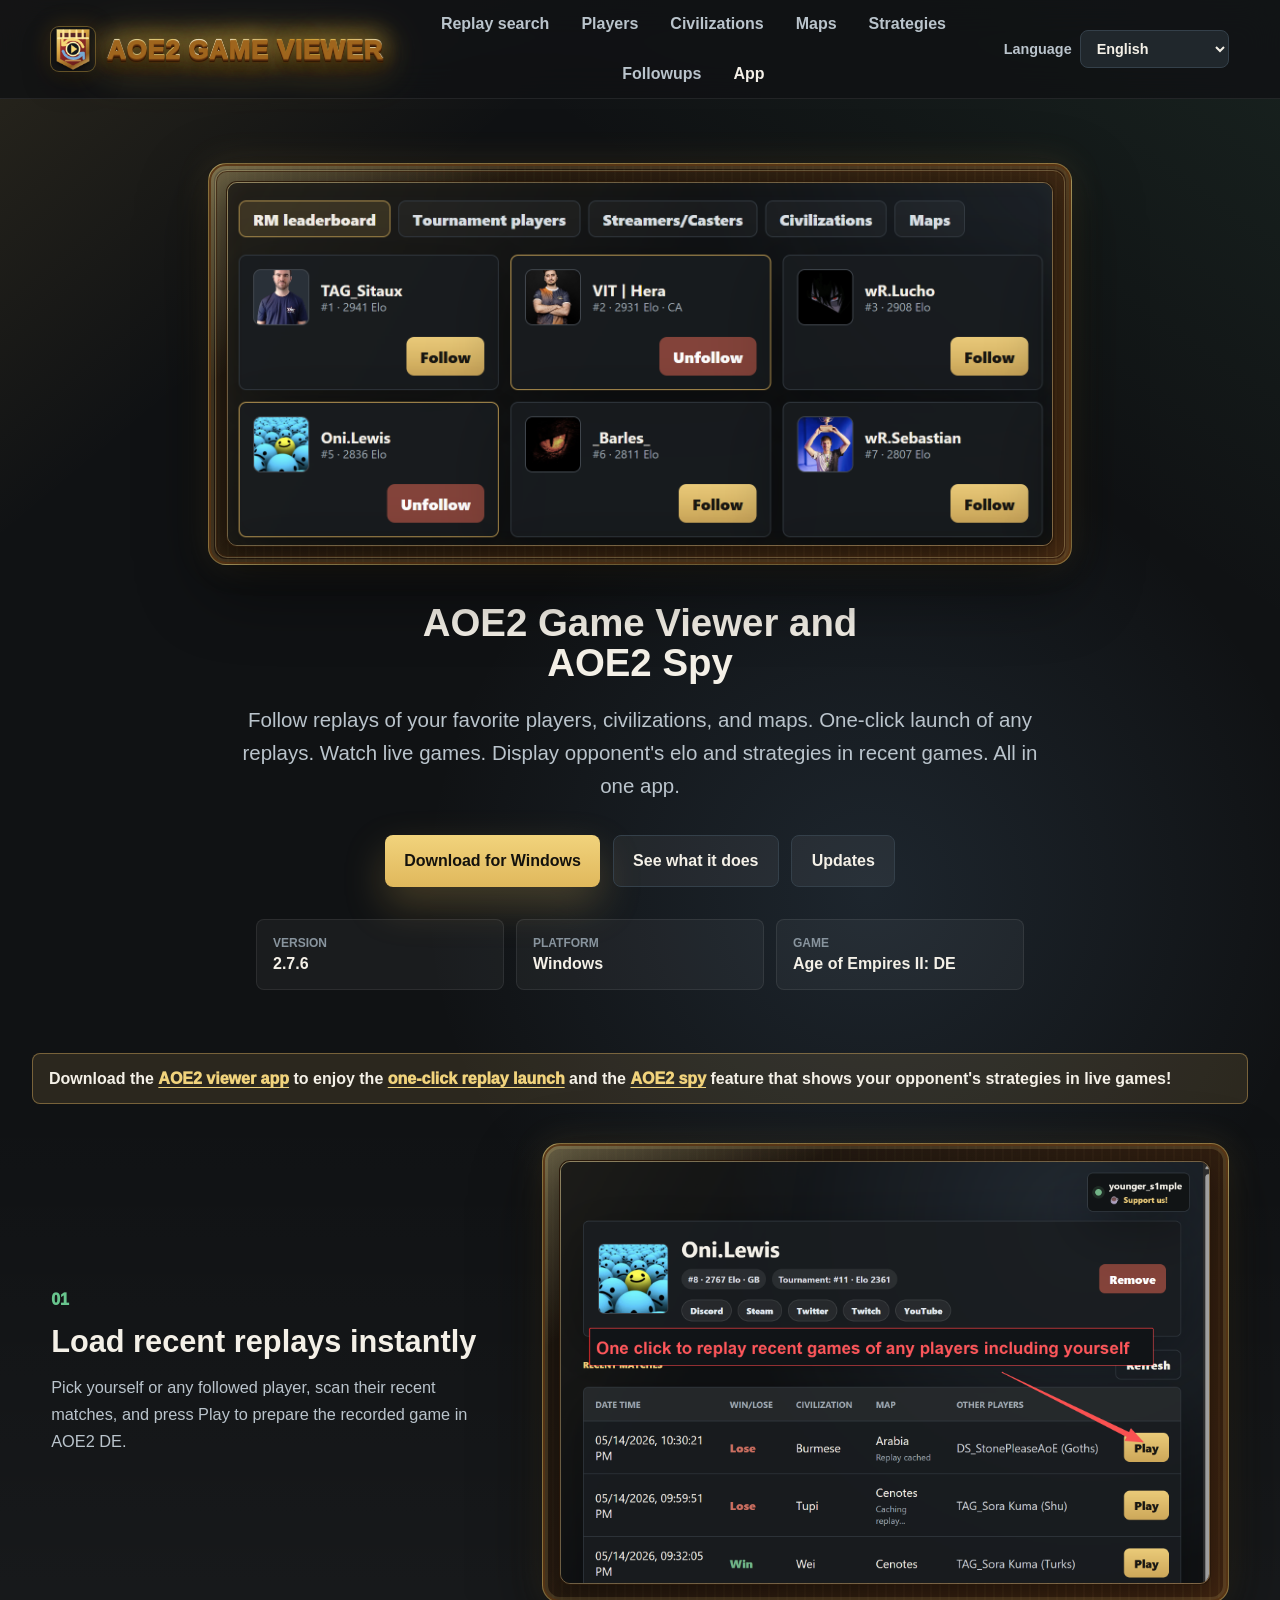
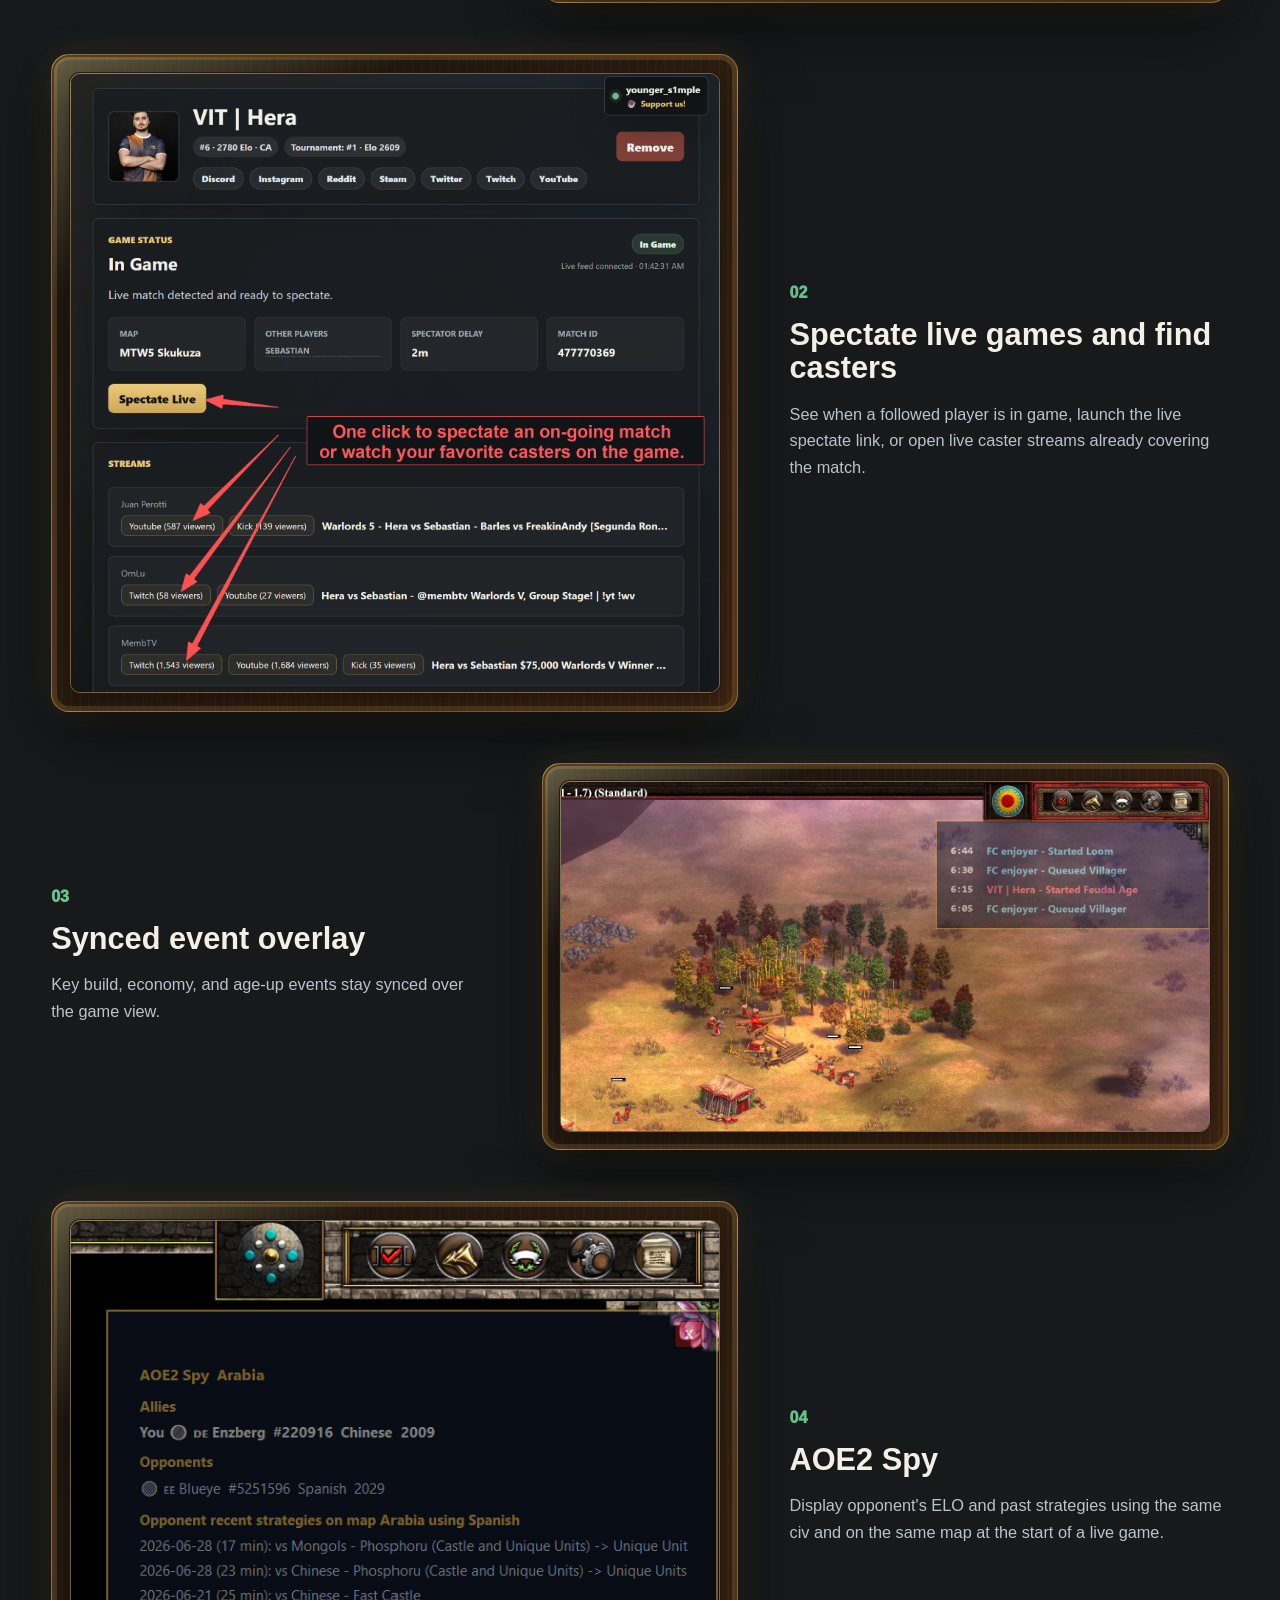
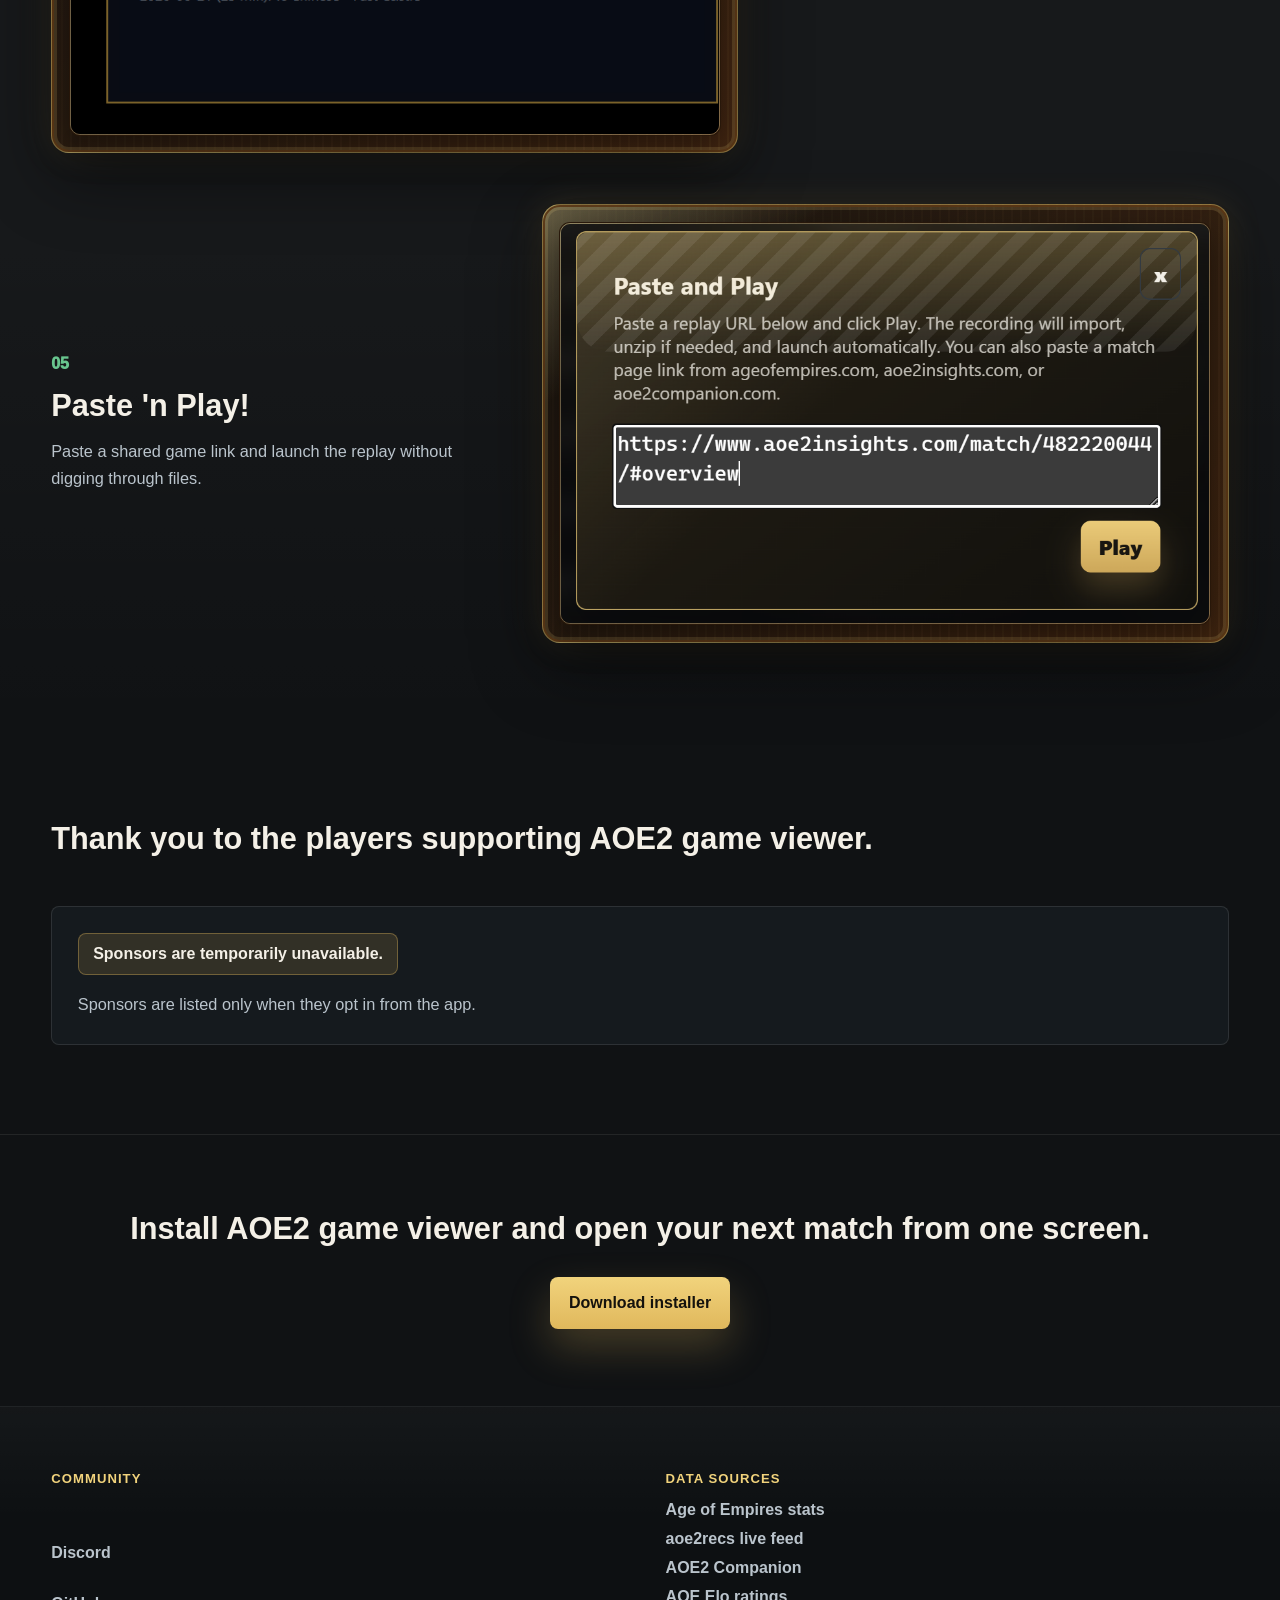
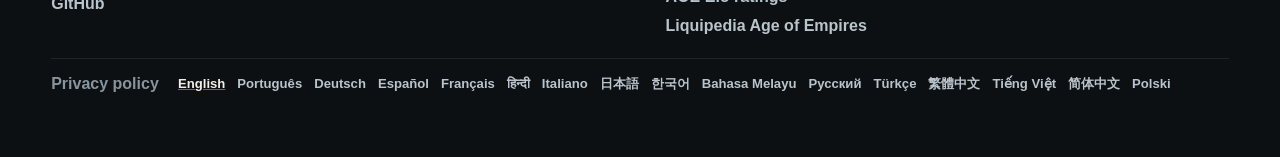
<file: app/index.html>
<!doctype html>
<html lang="en">
  <head>
    <!-- Google tag (gtag.js) -->
    <script async src="https://www.googletagmanager.com/gtag/js?id=G-YJL5Q8MERR"></script>
    <script>
      window.dataLayer = window.dataLayer || [];
      function gtag(){dataLayer.push(arguments);}
      gtag('js', new Date());

      gtag('config', 'G-YJL5Q8MERR');
    </script>
    <meta charset="utf-8" />
    <meta name="viewport" content="width=device-width, initial-scale=1" />
    <meta name="theme-color" content="#101214" />
    <meta
      name="description"
      content="Follow replays of your favorite players, civilizations, and maps. One-click launch of any replays. Watch live games. Display opponent's elo and strategies in recent games. All in one app."
    />
    <link rel="canonical" href="https://aoe2viewer.com/app/" />
    <link rel="alternate" hreflang="en" href="https://aoe2viewer.com/app/" />
    <link rel="alternate" hreflang="pt" href="https://aoe2viewer.com/app/?lang=pt" />
    <link rel="alternate" hreflang="de" href="https://aoe2viewer.com/app/?lang=de" />
    <link rel="alternate" hreflang="es" href="https://aoe2viewer.com/app/?lang=es" />
    <link rel="alternate" hreflang="fr" href="https://aoe2viewer.com/app/?lang=fr" />
    <link rel="alternate" hreflang="hi" href="https://aoe2viewer.com/app/?lang=hi" />
    <link rel="alternate" hreflang="it" href="https://aoe2viewer.com/app/?lang=it" />
    <link rel="alternate" hreflang="ja" href="https://aoe2viewer.com/app/?lang=ja" />
    <link rel="alternate" hreflang="ko" href="https://aoe2viewer.com/app/?lang=ko" />
    <link rel="alternate" hreflang="ms" href="https://aoe2viewer.com/app/?lang=ms" />
    <link rel="alternate" hreflang="ru" href="https://aoe2viewer.com/app/?lang=ru" />
    <link rel="alternate" hreflang="tr" href="https://aoe2viewer.com/app/?lang=tr" />
    <link rel="alternate" hreflang="zh-Hant" href="https://aoe2viewer.com/app/?lang=zh-Hant" />
    <link rel="alternate" hreflang="vi" href="https://aoe2viewer.com/app/?lang=vi" />
    <link rel="alternate" hreflang="zh-Hans" href="https://aoe2viewer.com/app/?lang=zh-Hans" />
    <link rel="alternate" hreflang="pl" href="https://aoe2viewer.com/app/?lang=pl" />
    <link rel="alternate" hreflang="x-default" href="https://aoe2viewer.com/app/" />
    <meta property="og:title" content="AOE2 game viewer" />
    <meta
      property="og:description"
      content="Follow replays of your favorite players, civilizations, and maps. One-click launch of any replays. Watch live games. Display opponent's elo and strategies in recent games. All in one app."
    />
    <meta property="og:type" content="website" />
    <meta property="og:url" content="https://aoe2viewer.com" />
    <meta property="og:image" content="https://aoe2viewer.com/images/aoe2_game_viewer_screenshot_2.png" />
    <title>AOE2 game viewer</title>
    <link rel="icon" href="/icons/app-icon.ico" sizes="any" />
    <link rel="icon" href="/icons/app-icon.svg" type="image/svg+xml" />
    <link rel="apple-touch-icon" href="/icons/app-icon-256.png" />
    <link rel="preload" href="/styles.css" as="style" />
    <link rel="stylesheet" href="/styles.css" />
    <script defer src="/app.js"></script>
  </head>
  <body>
    <a class="skip-link" href="#main" data-i18n="skipLink">Skip to content</a>

    <header class="site-header" aria-label="AOE2 game viewer">
      <a class="brand" href="/app/" aria-label="AOE2 game viewer">
        <img class="brand-mark" src="/icons/app-icon-64.png" alt="" aria-hidden="true" />
        <span data-i18n="brand">AOE2 game viewer</span>
      </a>
      <nav class="nav-links" aria-label="Primary navigation">
        <a href="/" data-i18n="nav.replaySearch">Replay search</a>
        <a href="/players/" data-i18n="nav.players">Players</a>
        <a href="/civilizations/" data-i18n="nav.civilizations">Civilizations</a>
        <a href="/maps/" data-i18n="nav.maps">Maps</a>
        <a href="/strategies/" data-i18n="nav.strategies">Strategies</a>
        <a href="/followups/" data-i18n="nav.followups">Followups</a>
        <a href="/app/" data-i18n="nav.app" aria-current="page">App</a>
      </nav>
      <label class="language-control">
        <span data-i18n="language.label">Language</span>
        <select id="languageSelect" aria-label="Language"></select>
      </label>
    </header>

    <main id="main">
      <section class="hero" id="top">
        <div class="hero-media" aria-label="AOE2 game viewer screenshot">
          <img
            id="heroScreenshot"
            src="/images/aoe2_game_viewer_screenshot_0.png"
            alt="AOE2 game viewer live spectating screen"
            data-i18n-attr="alt:hero.imageAlt"
          />
        </div>
        <div class="hero-copy">
          <h1 data-i18n="hero.title">AOE2 Game Viewer and AOE2 Spy</h1>
          <p class="hero-lede" data-i18n="hero.lede">
            Follow replays of your favorite players, civilizations, and maps. One-click launch of any replays. Watch live games. Display opponent's elo and strategies in recent games. All in one app.
          </p>
          <div class="hero-actions" id="download">
            <a
              class="button primary"
              href="https://downloads.aoe2viewer.com/releases/AOE2-game-viewer-x64-Setup.exe"
              data-i18n="hero.download"
            >
              Download for Windows
            </a>
            <a class="button secondary" href="#features" data-i18n="hero.seeFeatures">See what it does</a>
            <a class="button secondary" href="/updates/" data-i18n="hero.updates">Updates</a>
          </div>
          <dl class="release-facts" aria-label="Release details">
            <div>
              <dt data-i18n="facts.versionLabel">Version</dt>
              <dd>2.7.6</dd>
            </div>
            <div>
              <dt data-i18n="facts.platformLabel">Platform</dt>
              <dd data-i18n="facts.platformValue">Windows</dd>
            </div>
            <div>
              <dt data-i18n="facts.gameLabel">Game</dt>
              <dd data-i18n="facts.gameValue">Age of Empires II: DE</dd>
            </div>
          </dl>
        </div>
      </section>

      <aside class="database-notice" data-i18n-html="site.databaseNoticeHtml">Download the <a href="https://aoe2viewer.com/app/">AOE2 viewer app</a> to enjoy the <a href="https://aoe2viewer.com/app/#load-recent-replays-instantly">one-click replay launch</a> and the <a href="https://aoe2viewer.com/app/#aoe2-spy">AOE2 spy</a> feature that shows your opponent's strategies in live games!</aside>

      <section class="feature-band" id="features">        

        <div class="feature-row" id="load-recent-replays-instantly">
          <div class="feature-copy">
            <span class="feature-number">01</span>
            <h3 data-i18n="features.replay.title">Load recent replays instantly</h3>
            <p data-i18n="features.replay.body">
              Replay any player's recent games, including your own, with one click from a clear match history list. No searching, downloading, unzipping, copying, or guessing which recorded-game file to open.
            </p>
          </div>
            <figure class="screenshot-frame">
            <img
              id="replayScreenshot"
              src="/images/localized/en/aoe2_game_viewer_screenshot_1.png"
              alt="Recent matches replay list with one-click play buttons"
              data-i18n-attr="alt:features.replay.alt"
            />
          </figure>
        </div>

        <div class="feature-row reverse">
          <div class="feature-copy">
            <span class="feature-number">02</span>
            <h3 data-i18n="features.live.title">Spectate live games and find casters</h3>
            <p data-i18n="features.live.body">
              See when a followed player is in game, launch the live spectate link, or open live caster streams already covering the match.
            </p>
          </div>
          <figure class="screenshot-frame">
            <img
              id="liveScreenshot"
              src="/images/localized/en/aoe2_game_viewer_screenshot_2.png"
              alt="Live match status and caster streams"
              data-i18n-attr="alt:features.live.alt"
            />
          </figure>
        </div>

        <div class="feature-row">
          <div class="feature-copy">
            <span class="feature-number">03</span>
            <h3 data-i18n="features.overlay.title">Synced event overlay</h3>
            <p data-i18n="features.overlay.body">
              See key build, economy, and age-up events synced over the game view.
            </p>
          </div>
          <figure class="screenshot-frame">
            <img
              id="overlayScreenshot"
              src="/images/aoe2_game_viewer_screenshot_3.png"
              alt="Synced event overlay on an AOE2 match"
              data-i18n-attr="alt:features.overlay.alt"
            />
          </figure>
        </div>

        <div class="feature-row reverse" id="aoe2-spy">
          <div class="feature-copy">
            <span class="feature-number">04</span>
            <h3 data-i18n="features.spy.title">AOE2 Spy</h3>
            <p data-i18n="features.spy.body">
              Display opponent's ELO and past strategies using the same civ and on the same map at the start of a live game.
            </p>
          </div>
          <figure class="screenshot-frame">
            <img
              id="spyScreenshot"
              src="/images/aoe2_game_viewer_screenshot_5.png"
              alt="AOE2 Spy overlay showing opponent ELO and recent strategies"
              data-i18n-attr="alt:features.spy.alt"
            />
          </figure>
        </div>

        <div class="feature-row">
          <div class="feature-copy">
            <span class="feature-number">05</span>
            <h3 data-i18n="features.pastePlay.title">Paste 'n Play!</h3>
            <p data-i18n="features.pastePlay.body">
              Paste a shared game link and launch the replay without digging through files.
            </p>
          </div>
          <figure class="screenshot-frame">
            <img
              id="pastePlayScreenshot"
              src="/images/aoe2_game_viewer_screenshot_4.png"
              alt="Paste 'n Play shared game launcher"
              data-i18n-attr="alt:features.pastePlay.alt"
            />
          </figure>
        </div>

      </section>

      <section class="sponsor-band" id="sponsors">
        <div class="section-heading">
          <h2 data-i18n="sponsors.title">AOE2 game viewer is free with no feature limit, but your support will help me stay motivated to keep working on it. Thank you to the following supporters!</h2>
        </div>
        <div class="sponsor-panel">
          <ul class="sponsor-list" id="sponsorList" aria-live="polite">
            <li data-i18n="sponsors.loading">Loading sponsors...</li>
          </ul>
          <p class="sponsor-note" data-i18n="sponsors.note">
            Sponsors are listed only when they opt in from the app.
          </p>
        </div>
      </section>

      <section class="download-band">
        <div>
          <h2 data-i18n="final.title">Download now!</h2>
        </div>
        <a
          class="button primary"
          href="https://downloads.aoe2viewer.com/releases/AOE2-game-viewer-x64-Setup.exe"
          data-i18n="final.download"
        >
          Download installer
        </a>
      </section>
    </main>

    <footer class="site-footer">
      <div class="footer-grid">
        <section class="footer-block" aria-labelledby="footerCommunityTitle">
          <p class="footer-title" id="footerCommunityTitle" data-i18n="footer.community">Community</p>
          <div class="footer-links">
            <a href="https://discord.gg/YjW9tz4tty" target="_blank" rel="noreferrer" data-i18n="footer.discord">Discord</a>
            <a href="https://github.com/dallascao/aoe2-game-viewer" target="_blank" rel="noreferrer" data-i18n="footer.github">GitHub</a>
          </div>
        </section>

        <section class="footer-block" aria-labelledby="footerSourcesTitle">
          <p class="footer-title" id="footerSourcesTitle" data-i18n="footer.sources">Data sources</p>
          <div class="footer-links">
            <a href="https://www.ageofempires.com/stats/ageii/" target="_blank" rel="noreferrer" data-i18n="footer.ageStats">Age of Empires stats</a>
            <a href="https://aoe2recs.com/" target="_blank" rel="noreferrer" data-i18n="footer.aoe2recs">aoe2recs live feed</a>
            <a href="https://www.aoe2companion.com/" target="_blank" rel="noreferrer" data-i18n="footer.aoe2Companion">AOE2 Companion</a>
            <a href="https://aoe-elo.com/" target="_blank" rel="noreferrer" data-i18n="footer.aoeElo">AOE Elo ratings</a>
            <a href="https://liquipedia.net/ageofempires/Main_Page" target="_blank" rel="noreferrer" data-i18n="footer.liquipedia">Liquipedia Age of Empires</a>
          </div>
        </section>
      </div>
      <div class="footer-meta">
        <a class="footer-legal-link" href="/privacy.html" data-i18n="footer.privacy">Privacy policy</a>
        <nav class="footer-language-links" aria-label="Language" data-language-crawl-links>
          <a href="/app/" hreflang="en" lang="en">English</a>
          <a href="/app/?lang=pt" hreflang="pt" lang="pt">Português</a>
          <a href="/app/?lang=de" hreflang="de" lang="de">Deutsch</a>
          <a href="/app/?lang=es" hreflang="es" lang="es">Español</a>
          <a href="/app/?lang=fr" hreflang="fr" lang="fr">Français</a>
          <a href="/app/?lang=hi" hreflang="hi" lang="hi">हिन्दी</a>
          <a href="/app/?lang=it" hreflang="it" lang="it">Italiano</a>
          <a href="/app/?lang=ja" hreflang="ja" lang="ja">日本語</a>
          <a href="/app/?lang=ko" hreflang="ko" lang="ko">한국어</a>
          <a href="/app/?lang=ms" hreflang="ms" lang="ms">Bahasa Melayu</a>
          <a href="/app/?lang=ru" hreflang="ru" lang="ru">Русский</a>
          <a href="/app/?lang=tr" hreflang="tr" lang="tr">Türkçe</a>
          <a href="/app/?lang=zh-Hant" hreflang="zh-Hant" lang="zh-Hant">繁體中文</a>
          <a href="/app/?lang=vi" hreflang="vi" lang="vi">Tiếng Việt</a>
          <a href="/app/?lang=zh-Hans" hreflang="zh-Hans" lang="zh-Hans">简体中文</a>
          <a href="/app/?lang=pl" hreflang="pl" lang="pl">Polski</a>
        </nav>
      </div>
    </footer>
  </body>
</html>
</file>
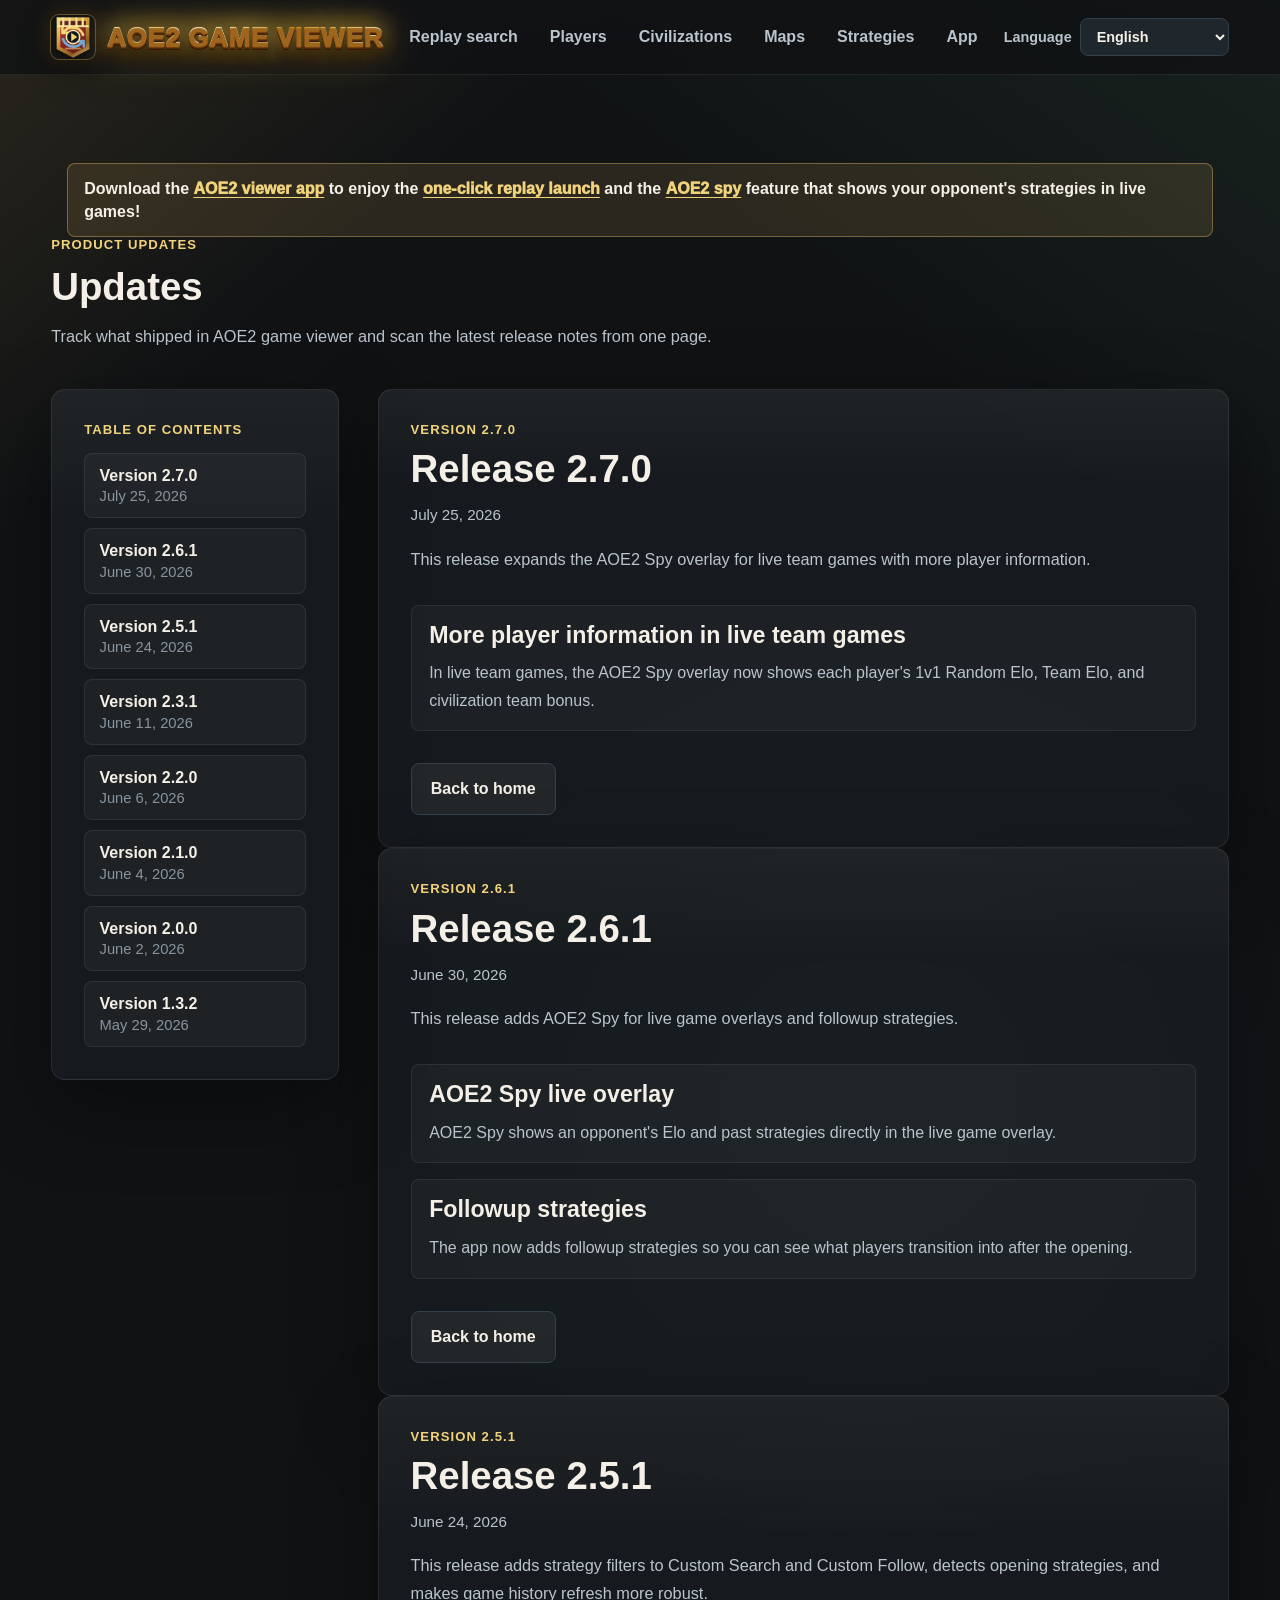
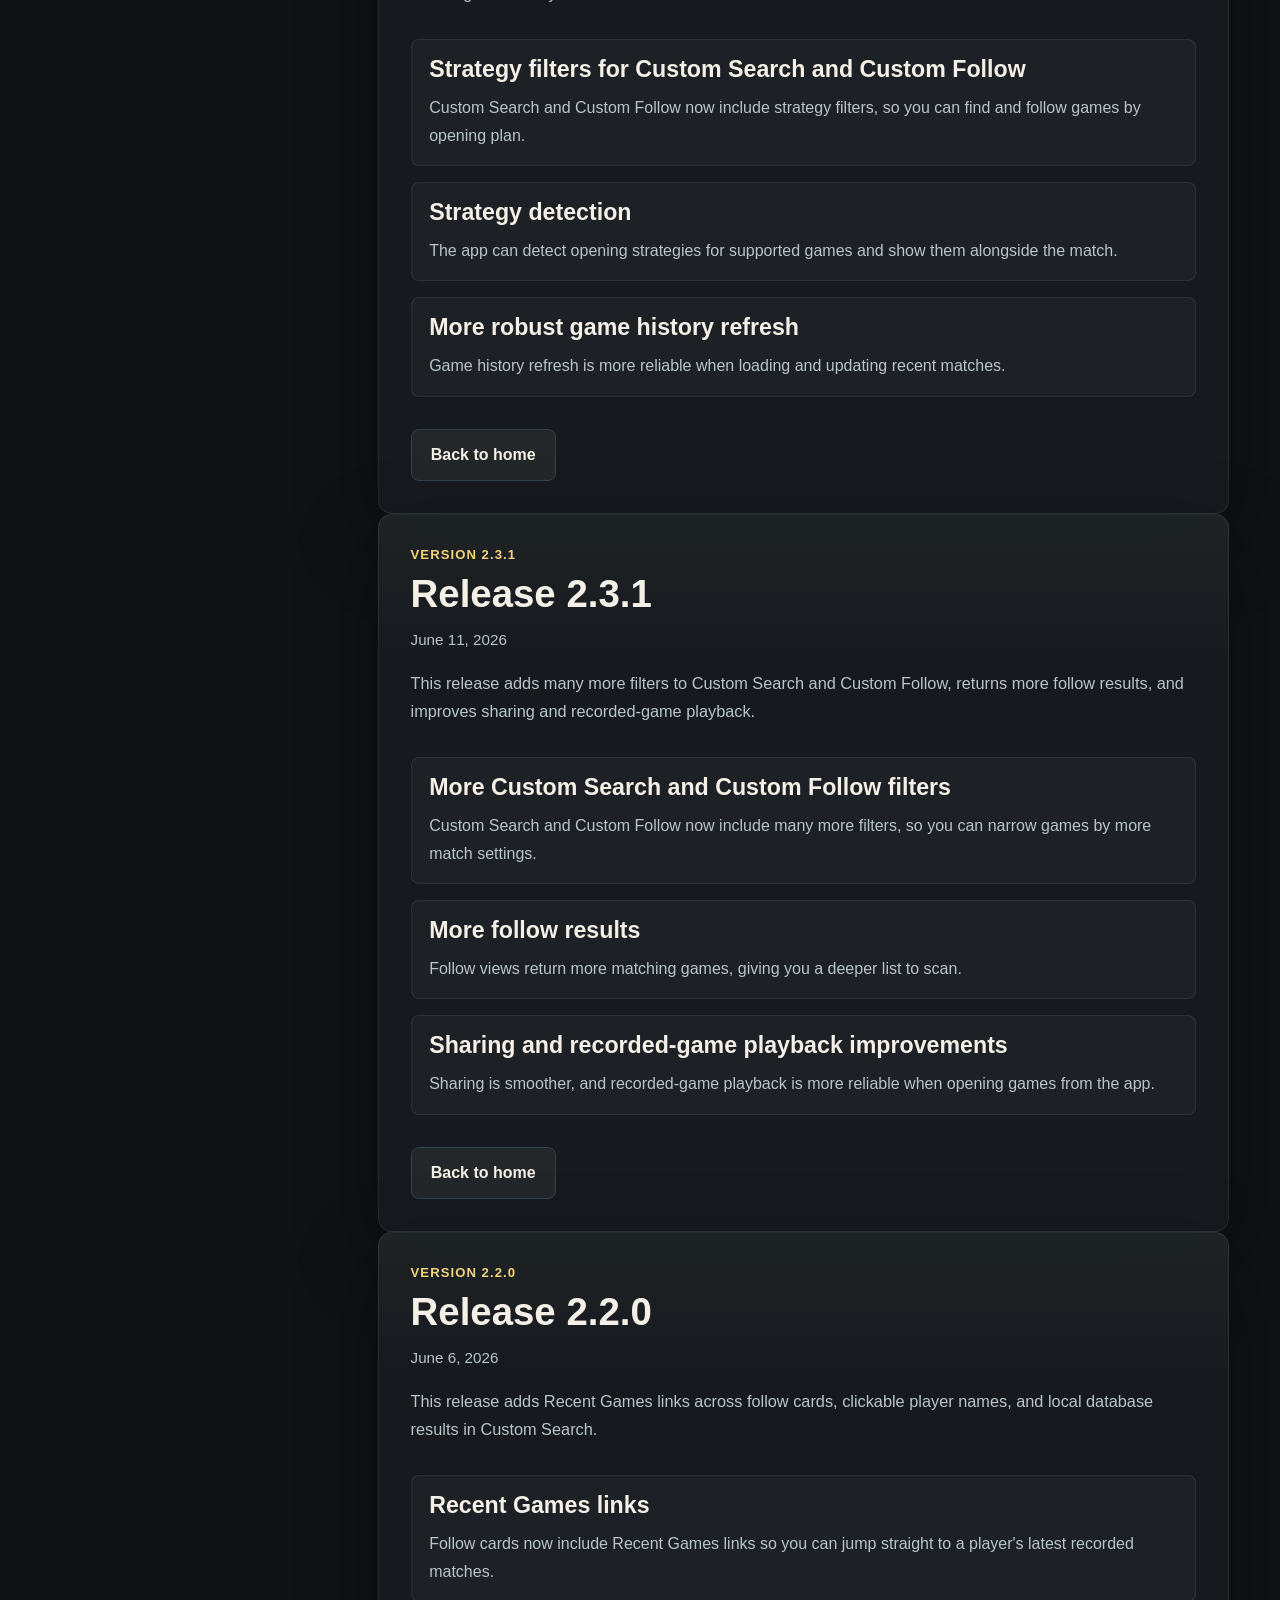
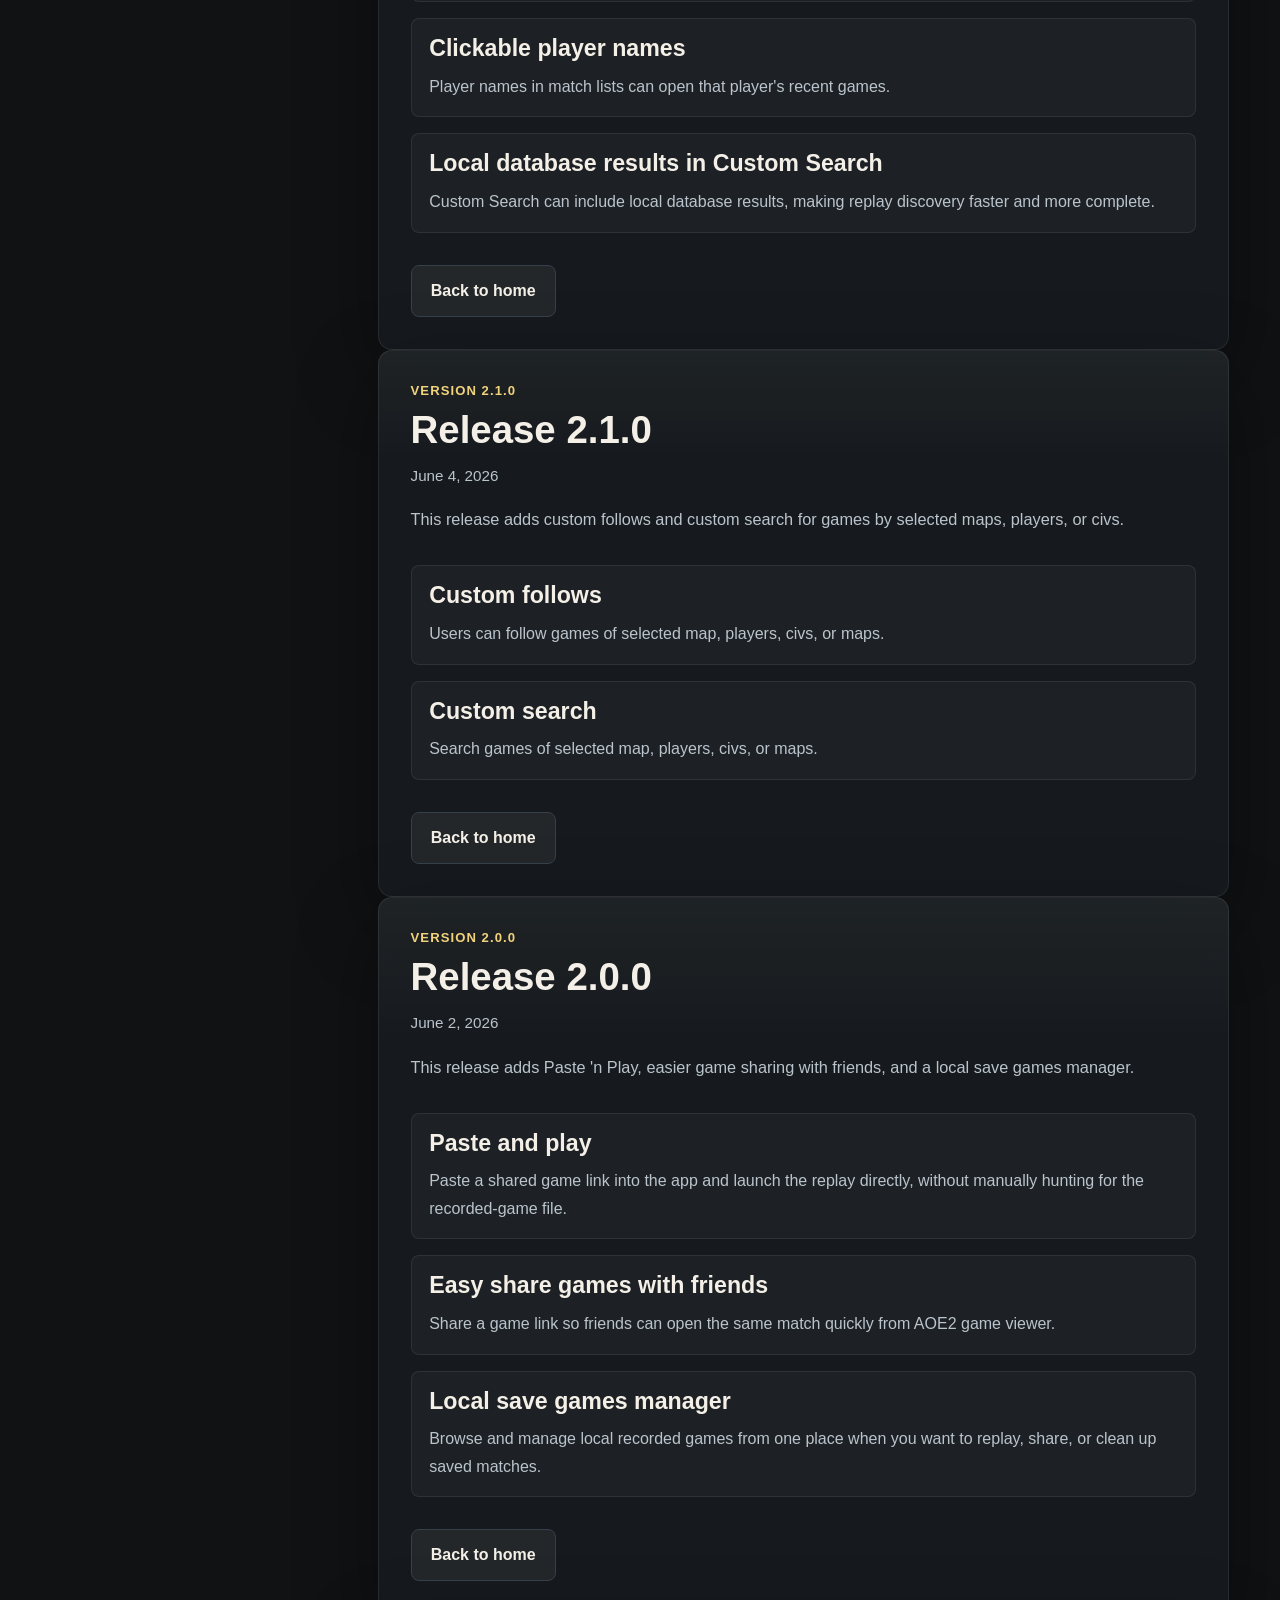
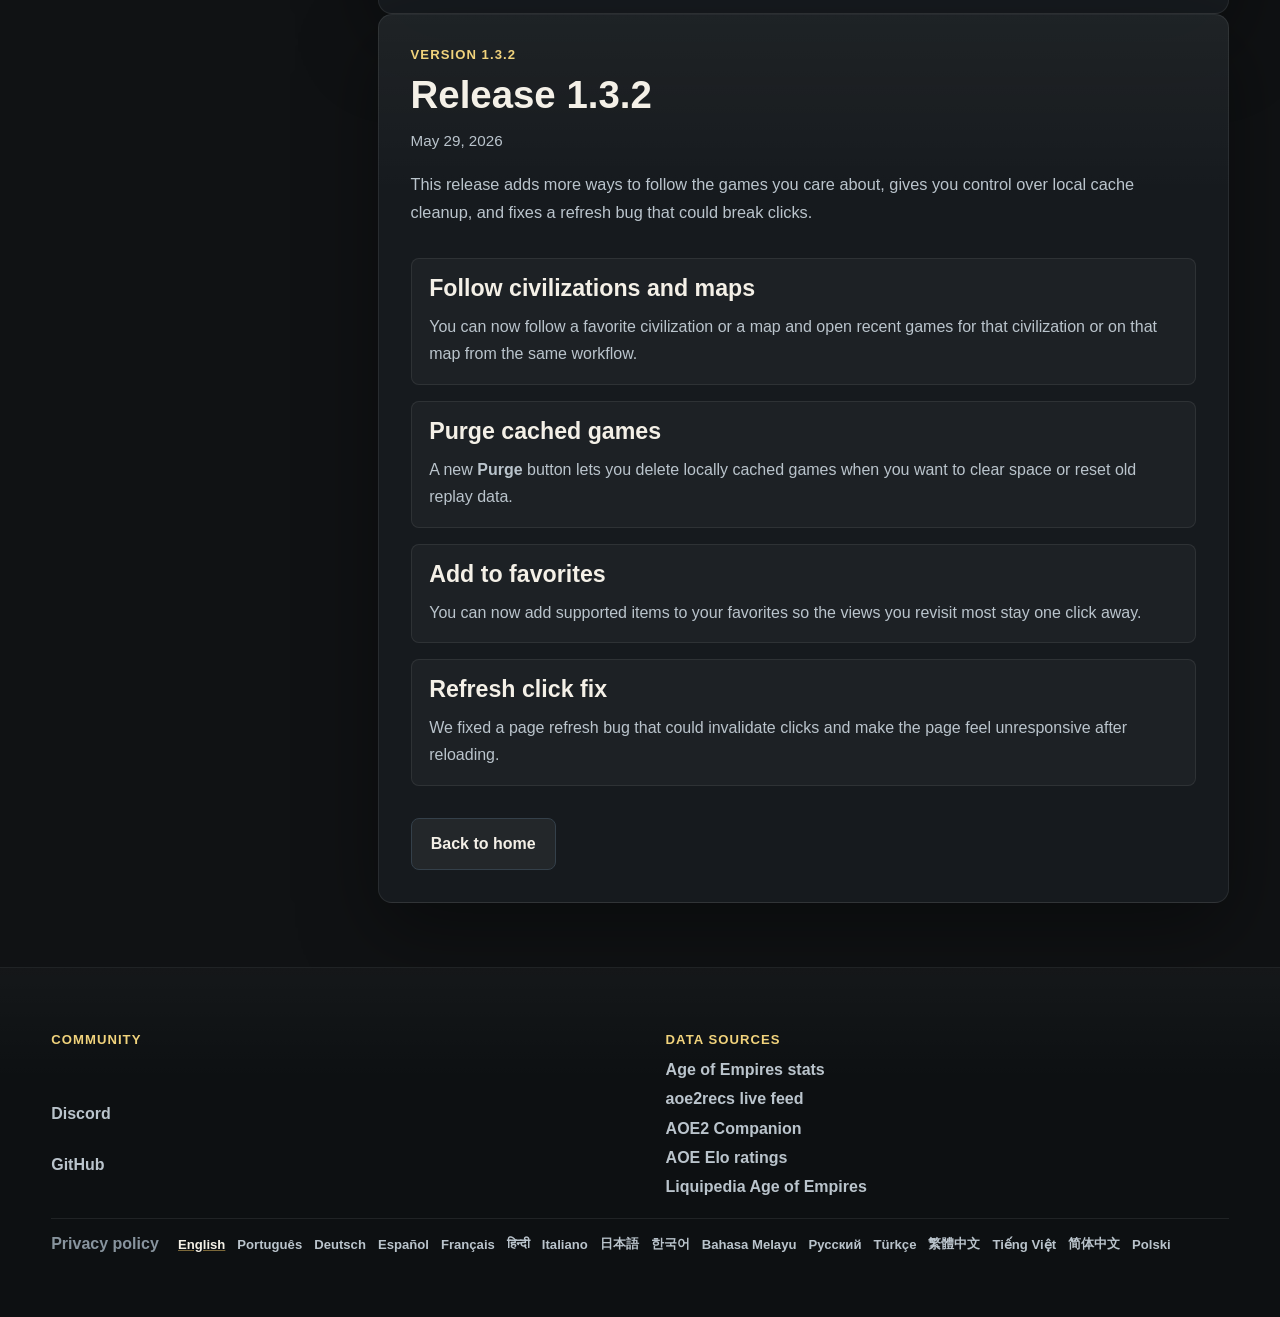
<file: updates/index.html>
<!doctype html>
<html lang="en">
  <head>
    <!-- Google tag (gtag.js) -->
    <script async src="https://www.googletagmanager.com/gtag/js?id=G-YJL5Q8MERR"></script>
    <script>
      window.dataLayer = window.dataLayer || [];
      function gtag(){dataLayer.push(arguments);}
      gtag('js', new Date());

      gtag('config', 'G-YJL5Q8MERR');
    </script>
    <meta charset="utf-8" />
    <meta name="viewport" content="width=device-width, initial-scale=1" />
    <meta name="theme-color" content="#101214" />
    <meta
      name="description"
      content="Recent AOE2 game viewer releases, feature updates, and fixes."
    />
    <link rel="canonical" href="https://aoe2viewer.com/updates/" />
    <link rel="alternate" hreflang="en" href="https://aoe2viewer.com/updates/" />
    <link rel="alternate" hreflang="pt" href="https://aoe2viewer.com/updates/?lang=pt" />
    <link rel="alternate" hreflang="de" href="https://aoe2viewer.com/updates/?lang=de" />
    <link rel="alternate" hreflang="es" href="https://aoe2viewer.com/updates/?lang=es" />
    <link rel="alternate" hreflang="fr" href="https://aoe2viewer.com/updates/?lang=fr" />
    <link rel="alternate" hreflang="hi" href="https://aoe2viewer.com/updates/?lang=hi" />
    <link rel="alternate" hreflang="it" href="https://aoe2viewer.com/updates/?lang=it" />
    <link rel="alternate" hreflang="ja" href="https://aoe2viewer.com/updates/?lang=ja" />
    <link rel="alternate" hreflang="ko" href="https://aoe2viewer.com/updates/?lang=ko" />
    <link rel="alternate" hreflang="ms" href="https://aoe2viewer.com/updates/?lang=ms" />
    <link rel="alternate" hreflang="ru" href="https://aoe2viewer.com/updates/?lang=ru" />
    <link rel="alternate" hreflang="tr" href="https://aoe2viewer.com/updates/?lang=tr" />
    <link rel="alternate" hreflang="zh-Hant" href="https://aoe2viewer.com/updates/?lang=zh-Hant" />
    <link rel="alternate" hreflang="vi" href="https://aoe2viewer.com/updates/?lang=vi" />
    <link rel="alternate" hreflang="zh-Hans" href="https://aoe2viewer.com/updates/?lang=zh-Hans" />
    <link rel="alternate" hreflang="pl" href="https://aoe2viewer.com/updates/?lang=pl" />
    <link rel="alternate" hreflang="x-default" href="https://aoe2viewer.com/updates/" />
    <meta property="og:title" content="AOE2 game viewer updates" />
    <meta
      property="og:description"
      content="See what changed in the latest AOE2 game viewer release."
    />
    <meta property="og:type" content="website" />
    <meta property="og:url" content="https://aoe2viewer.com/updates/" />
    <meta property="og:image" content="https://aoe2viewer.com/icons/app-icon-256.png" />
    <title>AOE2 game viewer updates</title>
    <link rel="icon" href="../icons/app-icon.ico" sizes="any" />
    <link rel="icon" href="../icons/app-icon.svg" type="image/svg+xml" />
    <link rel="apple-touch-icon" href="../icons/app-icon-256.png" />
    <link rel="preload" href="../styles.css" as="style" />
    <link rel="stylesheet" href="../styles.css" />
    <script defer src="../app.js?v=2.3.1"></script>
  </head>
  <body data-i18n-title="updates.pageTitle">
    <a class="skip-link" href="#main" data-i18n="skipLink">Skip to content</a>

    <header class="site-header" aria-label="AOE2 game viewer">
      <a class="brand" href="/" aria-label="AOE2 game viewer">
        <img class="brand-mark" src="/icons/app-icon-64.png" alt="" aria-hidden="true" />
        <span data-i18n="brand">AOE2 game viewer</span>
      </a>
      <nav class="nav-links" aria-label="Primary navigation">
        <a href="/" data-i18n="nav.replaySearch">Replay search</a>
        <a href="/players/" data-i18n="nav.players">Players</a>
        <a href="/civilizations/" data-i18n="nav.civilizations">Civilizations</a>
        <a href="/maps/" data-i18n="nav.maps">Maps</a>
        <a href="/strategies/" data-i18n="nav.strategies">Strategies</a>
        <a href="/app/" data-i18n="nav.app">App</a>
      </nav>
      <label class="language-control">
        <span data-i18n="language.label">Language</span>
        <select id="languageSelect" aria-label="Language"></select>
      </label>
    </header>

    <main id="main" class="updates-main">
      <aside class="database-notice" data-i18n-html="site.databaseNoticeHtml">Download the <a href="https://aoe2viewer.com/app/">AOE2 viewer app</a> to enjoy the <a href="https://aoe2viewer.com/app/#load-recent-replays-instantly">one-click replay launch</a> and the <a href="https://aoe2viewer.com/app/#aoe2-spy">AOE2 spy</a> feature that shows your opponent's strategies in live games!</aside>
      <section class="updates-shell">
        <div class="updates-header">
          <p class="eyebrow" data-i18n="updates.eyebrow">Product updates</p>
          <h1 data-i18n="updates.title">Updates</h1>
          <p data-i18n="updates.intro">
            Track what shipped in AOE2 game viewer and scan the latest release notes from one page.
          </p>
        </div>

        <div class="updates-layout">
          <aside class="updates-toc" aria-labelledby="updatesTocTitle">
            <div class="updates-toc-card">
              <p class="updates-toc-title" id="updatesTocTitle" data-i18n="updates.tocTitle">Table of contents</p>
              <nav class="updates-toc-nav" aria-label="Updates table of contents">
                <a href="#release-2-7-0">
                  <span class="updates-toc-label" data-i18n="updates.toc.release270">Version 2.7.0</span>
                  <span class="updates-toc-meta" data-i18n="updates.release270.date">July 25, 2026</span>
                </a>
                <a href="#release-2-6-1">
                  <span class="updates-toc-label" data-i18n="updates.toc.release261">Version 2.6.1</span>
                  <span class="updates-toc-meta" data-i18n="updates.release261.date">June 30, 2026</span>
                </a>
                <a href="#release-2-5-1">
                  <span class="updates-toc-label" data-i18n="updates.toc.release251">Version 2.5.1</span>
                  <span class="updates-toc-meta" data-i18n="updates.release251.date">June 24, 2026</span>
                </a>
                <a href="#release-2-3-1">
                  <span class="updates-toc-label" data-i18n="updates.toc.release231">Version 2.3.1</span>
                  <span class="updates-toc-meta" data-i18n="updates.release231.date">June 11, 2026</span>
                </a>
                <a href="#release-2-2-0">
                  <span class="updates-toc-label" data-i18n="updates.toc.release220">Version 2.2.0</span>
                  <span class="updates-toc-meta" data-i18n="updates.release220.date">June 6, 2026</span>
                </a>
                <a href="#release-2-1-0">
                  <span class="updates-toc-label" data-i18n="updates.toc.release210">Version 2.1.0</span>
                  <span class="updates-toc-meta" data-i18n="updates.release210.date">June 4, 2026</span>
                </a>
                <a href="#release-2-0-0">
                  <span class="updates-toc-label" data-i18n="updates.toc.release200">Version 2.0.0</span>
                  <span class="updates-toc-meta" data-i18n="updates.release200.date">June 2, 2026</span>
                </a>
                <a href="#release-1-3-2">
                  <span class="updates-toc-label" data-i18n="updates.toc.release132">Version 1.3.2</span>
                  <span class="updates-toc-meta" data-i18n="updates.release132.date">May 29, 2026</span>
                </a>
              </nav>
            </div>
          </aside>

          <div class="updates-content">
            <article class="update-card" id="release-2-7-0" aria-labelledby="release270Title">
              <p class="update-version" data-i18n="updates.release270.version">Version 2.7.0</p>
              <h2 id="release270Title" data-i18n="updates.release270.heading">Release 2.7.0</h2>
              <p class="update-date" data-i18n="updates.release270.date">July 25, 2026</p>
              <p class="update-summary" data-i18n="updates.release270.summary">
                This release expands the AOE2 Spy overlay for live team games with more player information.
              </p>
              <div class="update-body" data-i18n-html="updates.release270.bodyHtml"></div>
              <div class="update-actions">
                <a class="button secondary" href="../index.html" data-i18n="updates.backHome">Back to home</a>
              </div>
            </article>

            <article class="update-card" id="release-2-6-1" aria-labelledby="release261Title">
              <p class="update-version" data-i18n="updates.release261.version">Version 2.6.1</p>
              <h2 id="release261Title" data-i18n="updates.release261.heading">Release 2.6.1</h2>
              <p class="update-date" data-i18n="updates.release261.date">June 30, 2026</p>
              <p class="update-summary" data-i18n="updates.release261.summary">
                This release adds AOE2 Spy for live game overlays and followup strategies.
              </p>
              <div class="update-body" data-i18n-html="updates.release261.bodyHtml"></div>
              <div class="update-actions">
                <a class="button secondary" href="../index.html" data-i18n="updates.backHome">Back to home</a>
              </div>
            </article>

            <article class="update-card" id="release-2-5-1" aria-labelledby="release251Title">
              <p class="update-version" data-i18n="updates.release251.version">Version 2.5.1</p>
              <h2 id="release251Title" data-i18n="updates.release251.heading">Release 2.5.1</h2>
              <p class="update-date" data-i18n="updates.release251.date">June 24, 2026</p>
              <p class="update-summary" data-i18n="updates.release251.summary">
                This release adds strategy filters to Custom Search and Custom Follow, detects opening strategies, and makes game history refresh more robust.
              </p>
              <div class="update-body" data-i18n-html="updates.release251.bodyHtml"></div>
              <div class="update-actions">
                <a class="button secondary" href="../index.html" data-i18n="updates.backHome">Back to home</a>
              </div>
            </article>

            <article class="update-card" id="release-2-3-1" aria-labelledby="release231Title">
              <p class="update-version" data-i18n="updates.release231.version">Version 2.3.1</p>
              <h2 id="release231Title" data-i18n="updates.release231.heading">Release 2.3.1</h2>
              <p class="update-date" data-i18n="updates.release231.date">June 11, 2026</p>
              <p class="update-summary" data-i18n="updates.release231.summary">
                This release adds many more filters to Custom Search and Custom Follow, returns more follow results, and improves sharing and recorded-game playback.
              </p>
              <div class="update-body" data-i18n-html="updates.release231.bodyHtml"></div>
              <div class="update-actions">
                <a class="button secondary" href="../index.html" data-i18n="updates.backHome">Back to home</a>
              </div>
            </article>

            <article class="update-card" id="release-2-2-0" aria-labelledby="release220Title">
              <p class="update-version" data-i18n="updates.release220.version">Version 2.2.0</p>
              <h2 id="release220Title" data-i18n="updates.release220.heading">Release 2.2.0</h2>
              <p class="update-date" data-i18n="updates.release220.date">June 6, 2026</p>
              <p class="update-summary" data-i18n="updates.release220.summary">
                This release adds Recent Games links across follow cards, clickable player names, and local database results in Custom Search.
              </p>
              <div class="update-body" data-i18n-html="updates.release220.bodyHtml"></div>
              <div class="update-actions">
                <a class="button secondary" href="../index.html" data-i18n="updates.backHome">Back to home</a>
              </div>
            </article>

            <article class="update-card" id="release-2-1-0" aria-labelledby="release210Title">
              <p class="update-version" data-i18n="updates.release210.version">Version 2.1.0</p>
              <h2 id="release210Title" data-i18n="updates.release210.heading">Release 2.1.0</h2>
              <p class="update-date" data-i18n="updates.release210.date">June 4, 2026</p>
              <p class="update-summary" data-i18n="updates.release210.summary">
                This release adds custom follows and custom search for games by selected maps, players, or civs.
              </p>
              <div class="update-body" data-i18n-html="updates.release210.bodyHtml"></div>
              <div class="update-actions">
                <a class="button secondary" href="../index.html" data-i18n="updates.backHome">Back to home</a>
              </div>
            </article>

            <article class="update-card" id="release-2-0-0" aria-labelledby="release200Title">
              <p class="update-version" data-i18n="updates.release200.version">Version 2.0.0</p>
              <h2 id="release200Title" data-i18n="updates.release200.heading">Release 2.0.0</h2>
              <p class="update-date" data-i18n="updates.release200.date">June 2, 2026</p>
              <p class="update-summary" data-i18n="updates.release200.summary">
                This release adds Paste 'n Play, easier game sharing with friends, and a local save games manager.
              </p>
              <div class="update-body" data-i18n-html="updates.release200.bodyHtml"></div>
              <div class="update-actions">
                <a class="button secondary" href="../index.html" data-i18n="updates.backHome">Back to home</a>
              </div>
            </article>

            <article class="update-card" id="release-1-3-2" aria-labelledby="release132Title">
              <p class="update-version" data-i18n="updates.release132.version">Version 1.3.2</p>
              <h2 id="release132Title" data-i18n="updates.release132.heading">Release 1.3.2</h2>
              <p class="update-date" data-i18n="updates.release132.date">May 29, 2026</p>
              <p class="update-summary" data-i18n="updates.release132.summary">
                This release adds more ways to follow the games you care about, gives you control over local cache cleanup, and fixes a refresh bug that could break clicks.
              </p>
              <div class="update-body" data-i18n-html="updates.release132.bodyHtml"></div>
              <div class="update-actions">
                <a class="button secondary" href="../index.html" data-i18n="updates.backHome">Back to home</a>
              </div>
            </article>
          </div>
        </div>
      </section>
    </main>

    <footer class="site-footer">
      <div class="footer-grid">
        <section class="footer-block" aria-labelledby="footerCommunityTitle">
          <p class="footer-title" id="footerCommunityTitle" data-i18n="footer.community">Community</p>
          <div class="footer-links">
            <a href="https://discord.gg/YjW9tz4tty" target="_blank" rel="noreferrer" data-i18n="footer.discord">Discord</a>
            <a href="https://github.com/dallascao/aoe2-game-viewer" target="_blank" rel="noreferrer" data-i18n="footer.github">GitHub</a>
          </div>
        </section>

        <section class="footer-block" aria-labelledby="footerSourcesTitle">
          <p class="footer-title" id="footerSourcesTitle" data-i18n="footer.sources">Data sources</p>
          <div class="footer-links">
            <a href="https://www.ageofempires.com/stats/ageii/" target="_blank" rel="noreferrer" data-i18n="footer.ageStats">Age of Empires stats</a>
            <a href="https://aoe2recs.com/" target="_blank" rel="noreferrer" data-i18n="footer.aoe2recs">aoe2recs live feed</a>
            <a href="https://www.aoe2companion.com/" target="_blank" rel="noreferrer" data-i18n="footer.aoe2Companion">AOE2 Companion</a>
            <a href="https://aoe-elo.com/" target="_blank" rel="noreferrer" data-i18n="footer.aoeElo">AOE Elo ratings</a>
            <a href="https://liquipedia.net/ageofempires/Main_Page" target="_blank" rel="noreferrer" data-i18n="footer.liquipedia">Liquipedia Age of Empires</a>
          </div>
        </section>
      </div>
      <div class="footer-meta">
        <a class="footer-legal-link" href="../privacy.html" data-i18n="footer.privacy">Privacy policy</a>
        <nav class="footer-language-links" aria-label="Language" data-language-crawl-links>
          <a href="/updates/" hreflang="en" lang="en">English</a>
          <a href="/updates/?lang=pt" hreflang="pt" lang="pt">Português</a>
          <a href="/updates/?lang=de" hreflang="de" lang="de">Deutsch</a>
          <a href="/updates/?lang=es" hreflang="es" lang="es">Español</a>
          <a href="/updates/?lang=fr" hreflang="fr" lang="fr">Français</a>
          <a href="/updates/?lang=hi" hreflang="hi" lang="hi">हिन्दी</a>
          <a href="/updates/?lang=it" hreflang="it" lang="it">Italiano</a>
          <a href="/updates/?lang=ja" hreflang="ja" lang="ja">日本語</a>
          <a href="/updates/?lang=ko" hreflang="ko" lang="ko">한국어</a>
          <a href="/updates/?lang=ms" hreflang="ms" lang="ms">Bahasa Melayu</a>
          <a href="/updates/?lang=ru" hreflang="ru" lang="ru">Русский</a>
          <a href="/updates/?lang=tr" hreflang="tr" lang="tr">Türkçe</a>
          <a href="/updates/?lang=zh-Hant" hreflang="zh-Hant" lang="zh-Hant">繁體中文</a>
          <a href="/updates/?lang=vi" hreflang="vi" lang="vi">Tiếng Việt</a>
          <a href="/updates/?lang=zh-Hans" hreflang="zh-Hans" lang="zh-Hans">简体中文</a>
          <a href="/updates/?lang=pl" hreflang="pl" lang="pl">Polski</a>
        </nav>
      </div>
    </footer>
  </body>
</html>
</file>
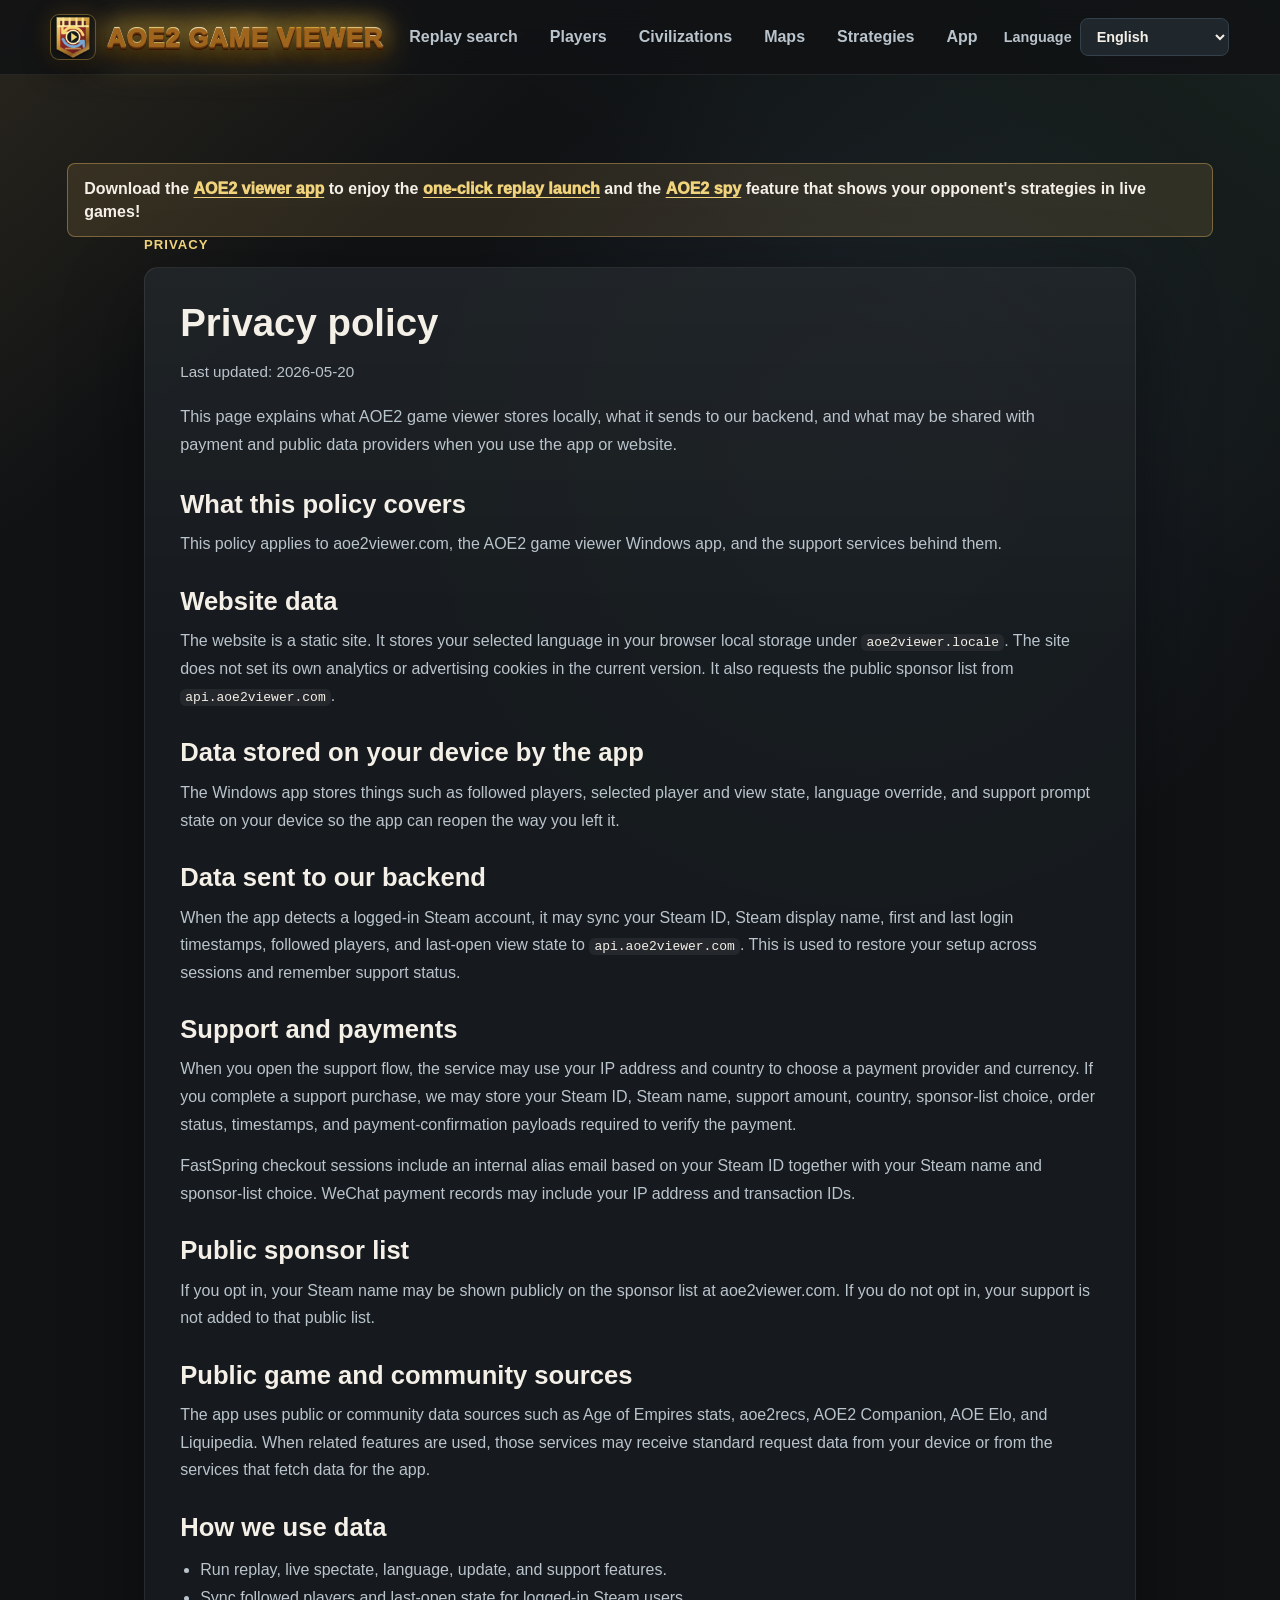
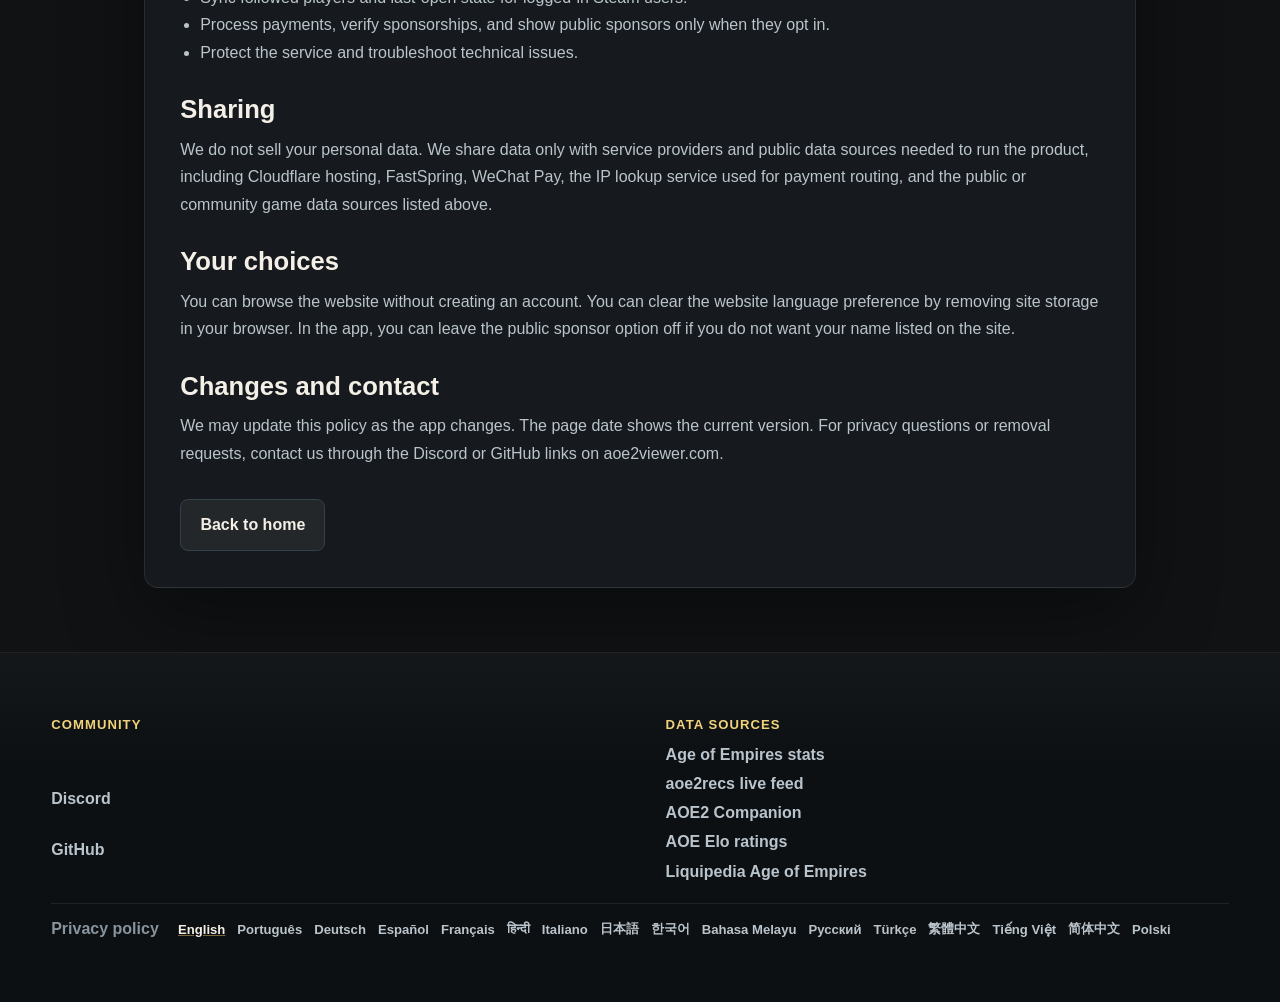
<file: privacy.html>
<!doctype html>
<html lang="en">
  <head>
    <!-- Google tag (gtag.js) -->
    <script async src="https://www.googletagmanager.com/gtag/js?id=G-YJL5Q8MERR"></script>
    <script>
      window.dataLayer = window.dataLayer || [];
      function gtag(){dataLayer.push(arguments);}
      gtag('js', new Date());

      gtag('config', 'G-YJL5Q8MERR');
    </script>
    <meta charset="utf-8" />
    <meta name="viewport" content="width=device-width, initial-scale=1" />
    <meta name="theme-color" content="#101214" />
    <meta
      name="description"
      content="Privacy policy for AOE2 game viewer, aoe2viewer.com, and related support services."
    />
    <link rel="canonical" href="https://aoe2viewer.com/privacy.html" />
    <link rel="alternate" hreflang="en" href="https://aoe2viewer.com/privacy.html" />
    <link rel="alternate" hreflang="pt" href="https://aoe2viewer.com/privacy.html?lang=pt" />
    <link rel="alternate" hreflang="de" href="https://aoe2viewer.com/privacy.html?lang=de" />
    <link rel="alternate" hreflang="es" href="https://aoe2viewer.com/privacy.html?lang=es" />
    <link rel="alternate" hreflang="fr" href="https://aoe2viewer.com/privacy.html?lang=fr" />
    <link rel="alternate" hreflang="hi" href="https://aoe2viewer.com/privacy.html?lang=hi" />
    <link rel="alternate" hreflang="it" href="https://aoe2viewer.com/privacy.html?lang=it" />
    <link rel="alternate" hreflang="ja" href="https://aoe2viewer.com/privacy.html?lang=ja" />
    <link rel="alternate" hreflang="ko" href="https://aoe2viewer.com/privacy.html?lang=ko" />
    <link rel="alternate" hreflang="ms" href="https://aoe2viewer.com/privacy.html?lang=ms" />
    <link rel="alternate" hreflang="ru" href="https://aoe2viewer.com/privacy.html?lang=ru" />
    <link rel="alternate" hreflang="tr" href="https://aoe2viewer.com/privacy.html?lang=tr" />
    <link rel="alternate" hreflang="zh-Hant" href="https://aoe2viewer.com/privacy.html?lang=zh-Hant" />
    <link rel="alternate" hreflang="vi" href="https://aoe2viewer.com/privacy.html?lang=vi" />
    <link rel="alternate" hreflang="zh-Hans" href="https://aoe2viewer.com/privacy.html?lang=zh-Hans" />
    <link rel="alternate" hreflang="pl" href="https://aoe2viewer.com/privacy.html?lang=pl" />
    <link rel="alternate" hreflang="x-default" href="https://aoe2viewer.com/privacy.html" />
    <meta property="og:title" content="AOE2 game viewer privacy policy" />
    <meta
      property="og:description"
      content="How AOE2 game viewer stores local settings, syncs app state, and handles sponsor payments."
    />
    <meta property="og:type" content="website" />
    <meta property="og:url" content="https://aoe2viewer.com/privacy.html" />
    <meta property="og:image" content="https://aoe2viewer.com/icons/app-icon-256.png" />
    <title>AOE2 game viewer privacy policy</title>
    <link rel="icon" href="icons/app-icon.ico" sizes="any" />
    <link rel="icon" href="icons/app-icon.svg" type="image/svg+xml" />
    <link rel="apple-touch-icon" href="icons/app-icon-256.png" />
    <link rel="preload" href="styles.css" as="style" />
    <link rel="stylesheet" href="styles.css" />
    <script defer src="app.js"></script>
  </head>
  <body data-i18n-title="privacy.pageTitle">
    <a class="skip-link" href="#main" data-i18n="skipLink">Skip to content</a>

    <header class="site-header" aria-label="AOE2 game viewer">
      <a class="brand" href="index.html" aria-label="AOE2 game viewer">
        <img class="brand-mark" src="icons/app-icon-64.png" alt="" aria-hidden="true" />
        <span data-i18n="brand">AOE2 game viewer</span>
      </a>
      <nav class="nav-links" aria-label="Primary navigation">
        <a href="/" data-i18n="nav.replaySearch">Replay search</a>
        <a href="/players/" data-i18n="nav.players">Players</a>
        <a href="/civilizations/" data-i18n="nav.civilizations">Civilizations</a>
        <a href="/maps/" data-i18n="nav.maps">Maps</a>
        <a href="/strategies/" data-i18n="nav.strategies">Strategies</a>
        <a href="/app/" data-i18n="nav.app">App</a>
      </nav>
      <label class="language-control">
        <span data-i18n="language.label">Language</span>
        <select id="languageSelect" aria-label="Language"></select>
      </label>
    </header>

    <main id="main" class="legal-main">
      <aside class="database-notice" data-i18n-html="site.databaseNoticeHtml">Download the <a href="https://aoe2viewer.com/app/">AOE2 viewer app</a> to enjoy the <a href="https://aoe2viewer.com/app/#load-recent-replays-instantly">one-click replay launch</a> and the <a href="https://aoe2viewer.com/app/#aoe2-spy">AOE2 spy</a> feature that shows your opponent's strategies in live games!</aside>
      <section class="legal-shell">
        <p class="eyebrow" data-i18n="privacy.eyebrow">Privacy</p>
        <div class="legal-card">
          <h1 data-i18n="privacy.title">Privacy policy</h1>
          <p class="legal-updated" data-i18n="privacy.updated">Last updated: 2026-05-20</p>
          <p class="legal-intro" data-i18n="privacy.intro">
            This page explains what AOE2 game viewer stores locally, what it sends to our backend, and what may be shared with payment and public data providers when you use the app or website.
          </p>
          <article class="policy-copy" data-i18n-html="privacy.bodyHtml"></article>
          <div class="legal-actions">
            <a class="button secondary" href="index.html" data-i18n="privacy.backHome">Back to home</a>
          </div>
        </div>
      </section>
    </main>

    <footer class="site-footer">
      <div class="footer-grid">
        <section class="footer-block" aria-labelledby="footerCommunityTitle">
          <p class="footer-title" id="footerCommunityTitle" data-i18n="footer.community">Community</p>
          <div class="footer-links">
            <a href="https://discord.gg/YjW9tz4tty" target="_blank" rel="noreferrer" data-i18n="footer.discord">Discord</a>
            <a href="https://github.com/dallascao/aoe2-game-viewer" target="_blank" rel="noreferrer" data-i18n="footer.github">GitHub</a>
          </div>
        </section>

        <section class="footer-block" aria-labelledby="footerSourcesTitle">
          <p class="footer-title" id="footerSourcesTitle" data-i18n="footer.sources">Data sources</p>
          <div class="footer-links">
            <a href="https://www.ageofempires.com/stats/ageii/" target="_blank" rel="noreferrer" data-i18n="footer.ageStats">Age of Empires stats</a>
            <a href="https://aoe2recs.com/" target="_blank" rel="noreferrer" data-i18n="footer.aoe2recs">aoe2recs live feed</a>
            <a href="https://www.aoe2companion.com/" target="_blank" rel="noreferrer" data-i18n="footer.aoe2Companion">AOE2 Companion</a>
            <a href="https://aoe-elo.com/" target="_blank" rel="noreferrer" data-i18n="footer.aoeElo">AOE Elo ratings</a>
            <a href="https://liquipedia.net/ageofempires/Main_Page" target="_blank" rel="noreferrer" data-i18n="footer.liquipedia">Liquipedia Age of Empires</a>
          </div>
        </section>
      </div>
      <div class="footer-meta">
        <a class="footer-legal-link" href="privacy.html" data-i18n="footer.privacy">Privacy policy</a>
        <nav class="footer-language-links" aria-label="Language" data-language-crawl-links>
          <a href="/privacy.html" hreflang="en" lang="en">English</a>
          <a href="/privacy.html?lang=pt" hreflang="pt" lang="pt">Português</a>
          <a href="/privacy.html?lang=de" hreflang="de" lang="de">Deutsch</a>
          <a href="/privacy.html?lang=es" hreflang="es" lang="es">Español</a>
          <a href="/privacy.html?lang=fr" hreflang="fr" lang="fr">Français</a>
          <a href="/privacy.html?lang=hi" hreflang="hi" lang="hi">हिन्दी</a>
          <a href="/privacy.html?lang=it" hreflang="it" lang="it">Italiano</a>
          <a href="/privacy.html?lang=ja" hreflang="ja" lang="ja">日本語</a>
          <a href="/privacy.html?lang=ko" hreflang="ko" lang="ko">한국어</a>
          <a href="/privacy.html?lang=ms" hreflang="ms" lang="ms">Bahasa Melayu</a>
          <a href="/privacy.html?lang=ru" hreflang="ru" lang="ru">Русский</a>
          <a href="/privacy.html?lang=tr" hreflang="tr" lang="tr">Türkçe</a>
          <a href="/privacy.html?lang=zh-Hant" hreflang="zh-Hant" lang="zh-Hant">繁體中文</a>
          <a href="/privacy.html?lang=vi" hreflang="vi" lang="vi">Tiếng Việt</a>
          <a href="/privacy.html?lang=zh-Hans" hreflang="zh-Hans" lang="zh-Hans">简体中文</a>
          <a href="/privacy.html?lang=pl" hreflang="pl" lang="pl">Polski</a>
        </nav>
      </div>
    </footer>
  </body>
</html>
</file>
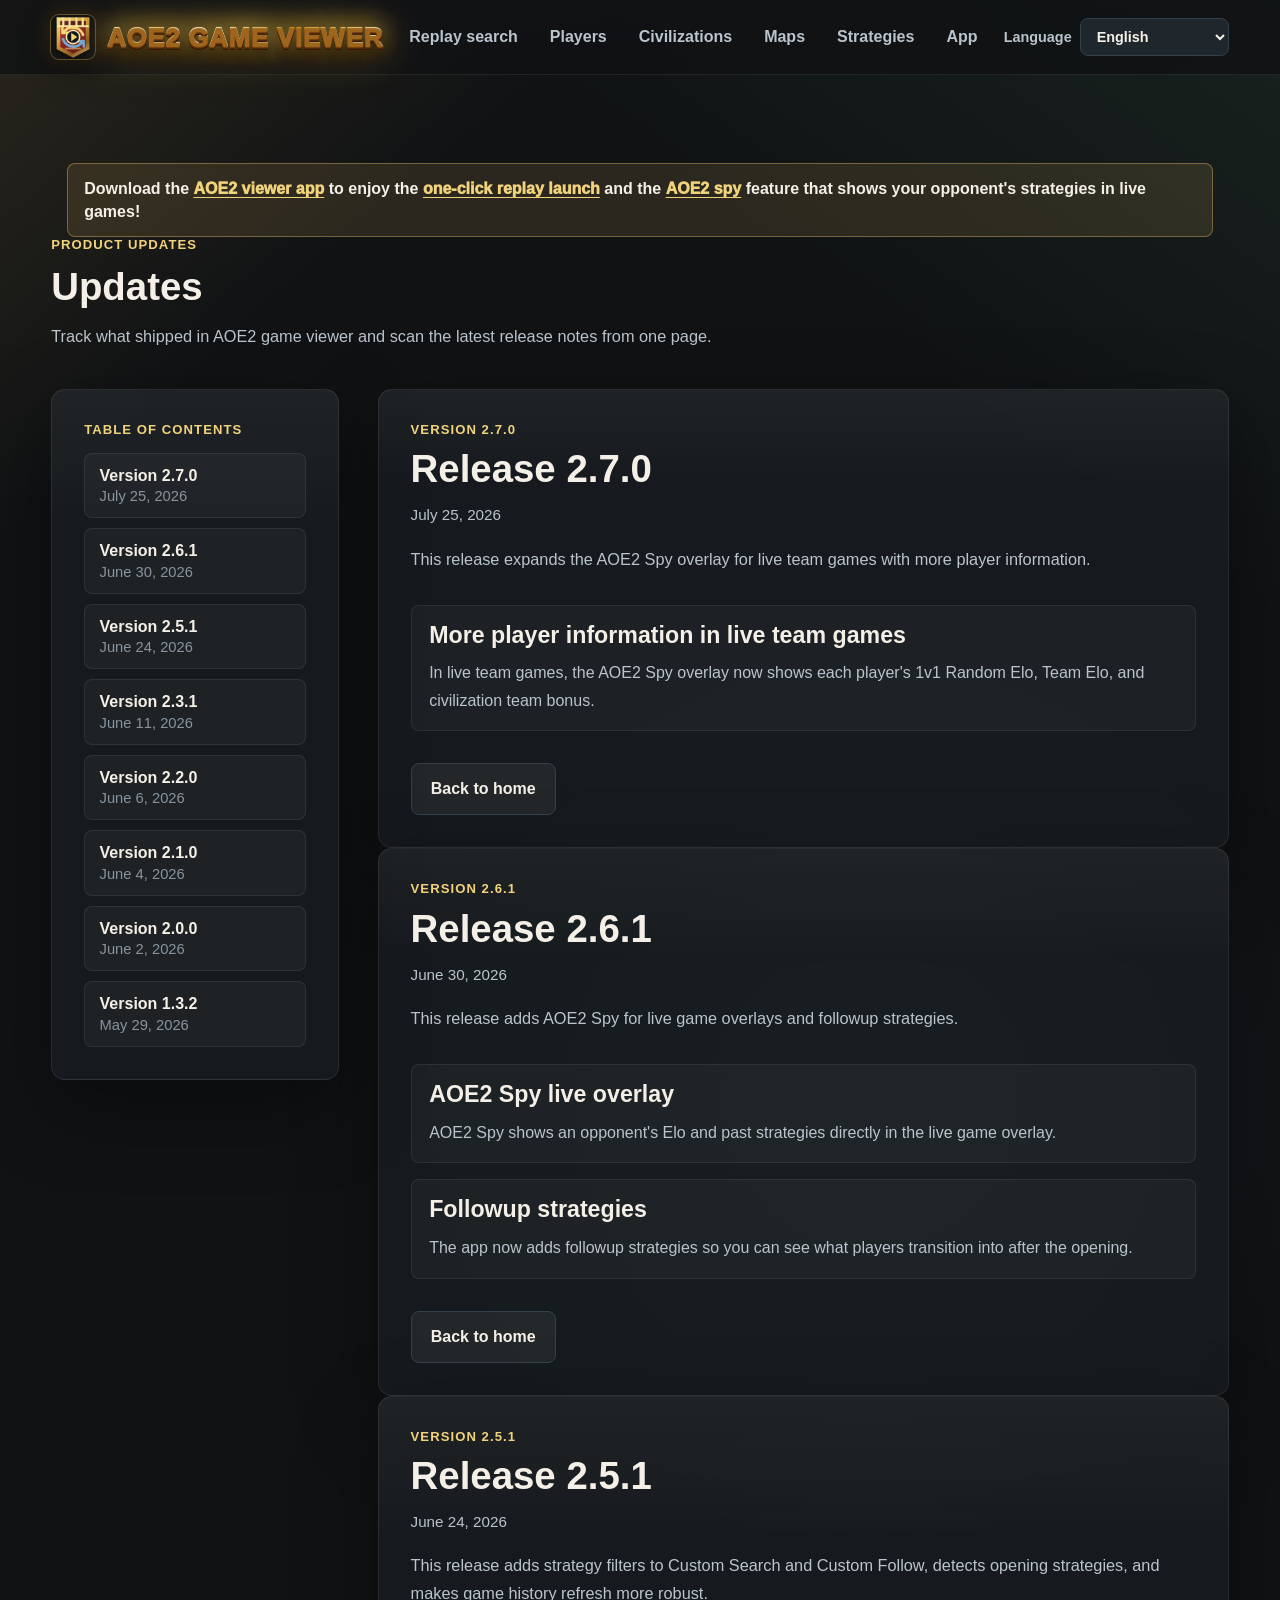
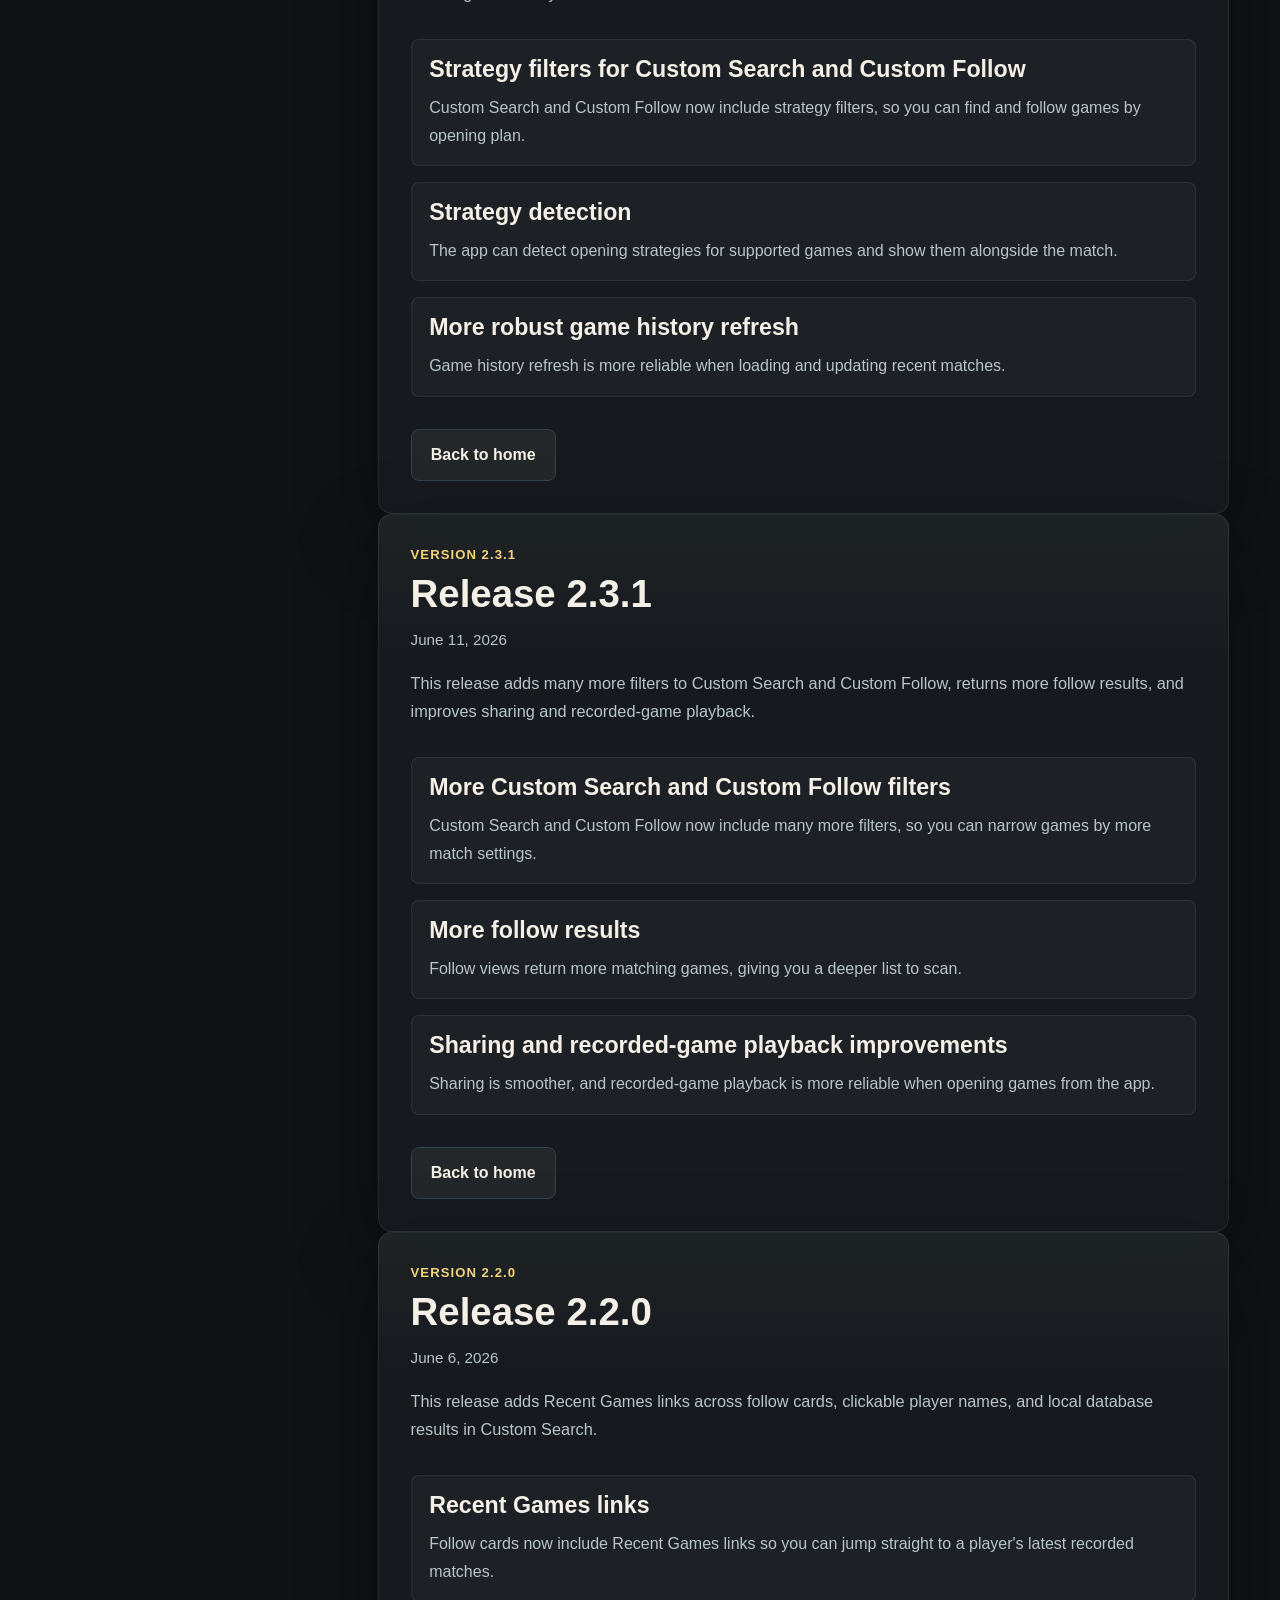
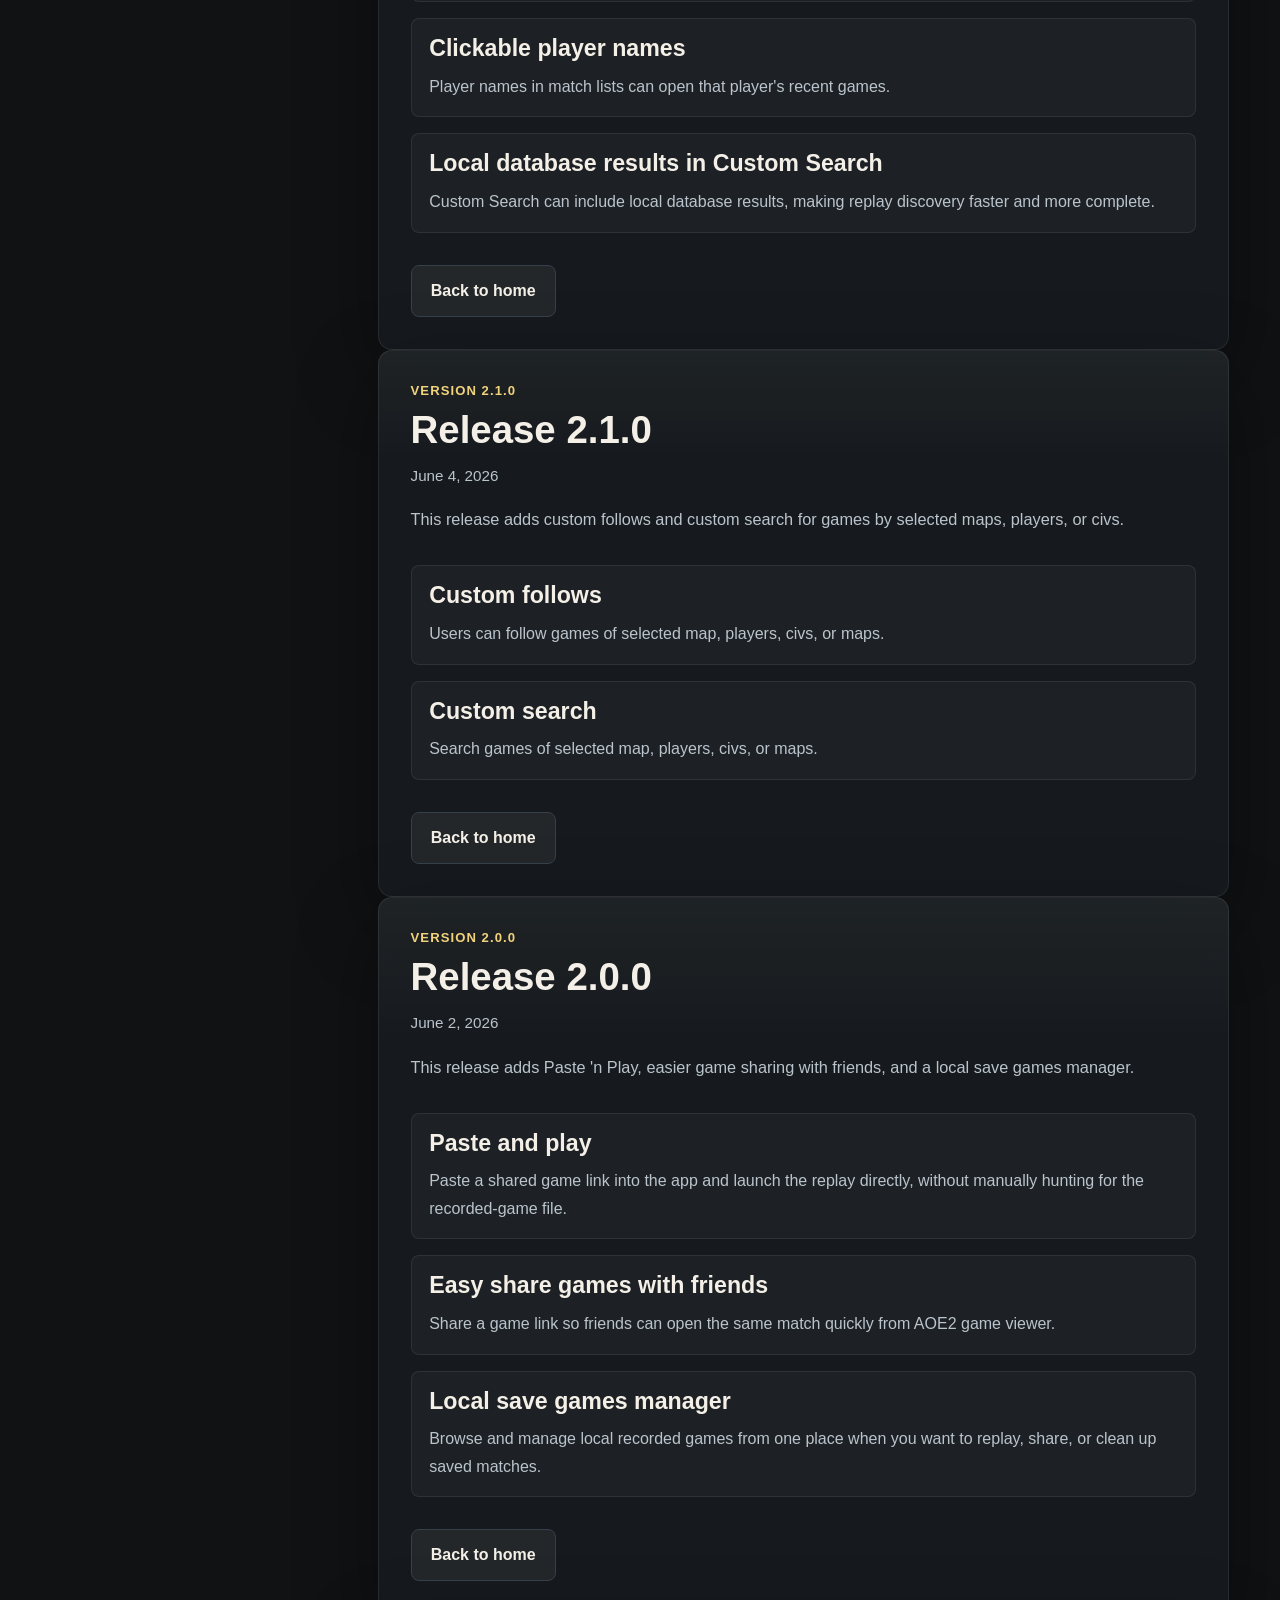
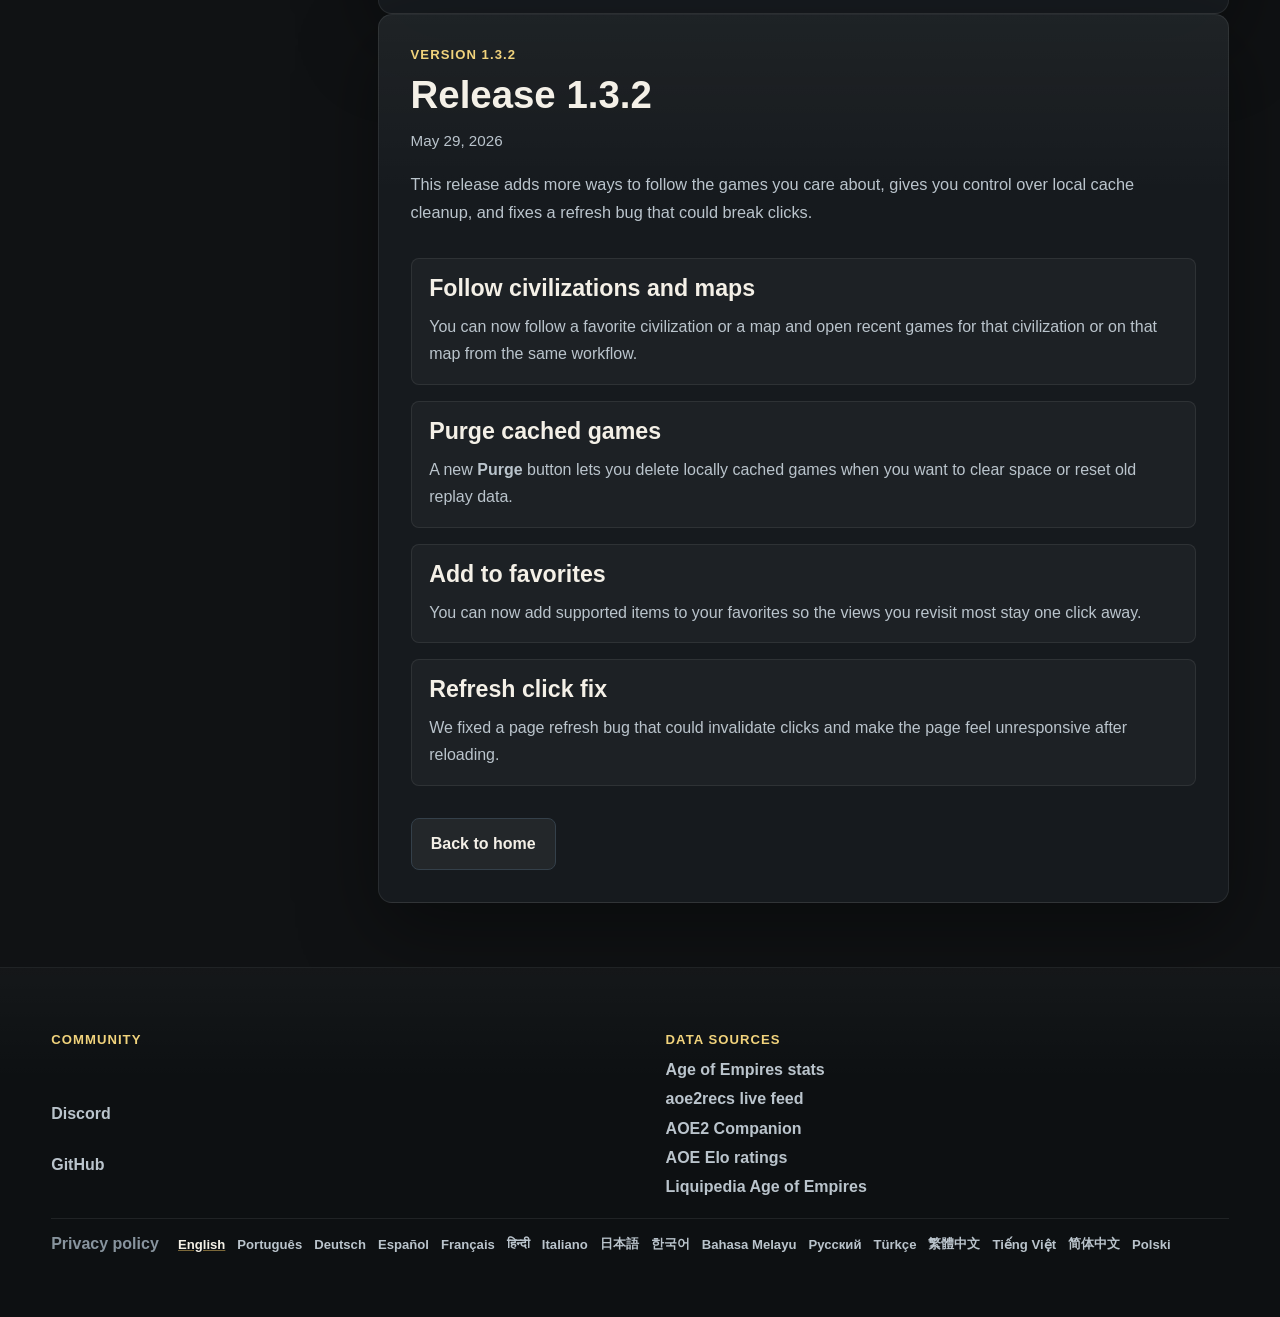
<file: updates.html>
<!doctype html>
<html lang="en">
  <head>
    <!-- Google tag (gtag.js) -->
    <script async src="https://www.googletagmanager.com/gtag/js?id=G-YJL5Q8MERR"></script>
    <script>
      window.dataLayer = window.dataLayer || [];
      function gtag(){dataLayer.push(arguments);}
      gtag('js', new Date());

      gtag('config', 'G-YJL5Q8MERR');
    </script>
    <meta charset="utf-8" />
    <meta name="viewport" content="width=device-width, initial-scale=1" />
    <meta name="theme-color" content="#101214" />
    <meta
      name="description"
      content="Recent AOE2 game viewer releases, feature updates, and fixes."
    />
    <link rel="canonical" href="https://aoe2viewer.com/updates/" />
    <link rel="alternate" hreflang="en" href="https://aoe2viewer.com/updates/" />
    <link rel="alternate" hreflang="pt" href="https://aoe2viewer.com/updates/?lang=pt" />
    <link rel="alternate" hreflang="de" href="https://aoe2viewer.com/updates/?lang=de" />
    <link rel="alternate" hreflang="es" href="https://aoe2viewer.com/updates/?lang=es" />
    <link rel="alternate" hreflang="fr" href="https://aoe2viewer.com/updates/?lang=fr" />
    <link rel="alternate" hreflang="hi" href="https://aoe2viewer.com/updates/?lang=hi" />
    <link rel="alternate" hreflang="it" href="https://aoe2viewer.com/updates/?lang=it" />
    <link rel="alternate" hreflang="ja" href="https://aoe2viewer.com/updates/?lang=ja" />
    <link rel="alternate" hreflang="ko" href="https://aoe2viewer.com/updates/?lang=ko" />
    <link rel="alternate" hreflang="ms" href="https://aoe2viewer.com/updates/?lang=ms" />
    <link rel="alternate" hreflang="ru" href="https://aoe2viewer.com/updates/?lang=ru" />
    <link rel="alternate" hreflang="tr" href="https://aoe2viewer.com/updates/?lang=tr" />
    <link rel="alternate" hreflang="zh-Hant" href="https://aoe2viewer.com/updates/?lang=zh-Hant" />
    <link rel="alternate" hreflang="vi" href="https://aoe2viewer.com/updates/?lang=vi" />
    <link rel="alternate" hreflang="zh-Hans" href="https://aoe2viewer.com/updates/?lang=zh-Hans" />
    <link rel="alternate" hreflang="pl" href="https://aoe2viewer.com/updates/?lang=pl" />
    <link rel="alternate" hreflang="x-default" href="https://aoe2viewer.com/updates/" />
    <meta property="og:title" content="AOE2 game viewer updates" />
    <meta
      property="og:description"
      content="See what changed in the latest AOE2 game viewer release."
    />
    <meta property="og:type" content="website" />
    <meta property="og:url" content="https://aoe2viewer.com/updates/" />
    <meta property="og:image" content="https://aoe2viewer.com/icons/app-icon-256.png" />
    <title>AOE2 game viewer updates</title>
    <link rel="icon" href="icons/app-icon.ico" sizes="any" />
    <link rel="icon" href="icons/app-icon.svg" type="image/svg+xml" />
    <link rel="apple-touch-icon" href="icons/app-icon-256.png" />
    <link rel="preload" href="styles.css" as="style" />
    <link rel="stylesheet" href="styles.css" />
    <script defer src="app.js?v=2.3.1"></script>
  </head>
  <body data-i18n-title="updates.pageTitle">
    <a class="skip-link" href="#main" data-i18n="skipLink">Skip to content</a>

    <header class="site-header" aria-label="AOE2 game viewer">
      <a class="brand" href="/" aria-label="AOE2 game viewer">
        <img class="brand-mark" src="/icons/app-icon-64.png" alt="" aria-hidden="true" />
        <span data-i18n="brand">AOE2 game viewer</span>
      </a>
      <nav class="nav-links" aria-label="Primary navigation">
        <a href="/" data-i18n="nav.replaySearch">Replay search</a>
        <a href="/players/" data-i18n="nav.players">Players</a>
        <a href="/civilizations/" data-i18n="nav.civilizations">Civilizations</a>
        <a href="/maps/" data-i18n="nav.maps">Maps</a>
        <a href="/strategies/" data-i18n="nav.strategies">Strategies</a>
        <a href="/app/" data-i18n="nav.app">App</a>
      </nav>
      <label class="language-control">
        <span data-i18n="language.label">Language</span>
        <select id="languageSelect" aria-label="Language"></select>
      </label>
    </header>

    <main id="main" class="updates-main">
      <aside class="database-notice" data-i18n-html="site.databaseNoticeHtml">Download the <a href="https://aoe2viewer.com/app/">AOE2 viewer app</a> to enjoy the <a href="https://aoe2viewer.com/app/#load-recent-replays-instantly">one-click replay launch</a> and the <a href="https://aoe2viewer.com/app/#aoe2-spy">AOE2 spy</a> feature that shows your opponent's strategies in live games!</aside>
      <section class="updates-shell">
        <div class="updates-header">
          <p class="eyebrow" data-i18n="updates.eyebrow">Product updates</p>
          <h1 data-i18n="updates.title">Updates</h1>
          <p data-i18n="updates.intro">
            Track what shipped in AOE2 game viewer and scan the latest release notes from one page.
          </p>
        </div>

        <div class="updates-layout">
          <aside class="updates-toc" aria-labelledby="updatesTocTitle">
            <div class="updates-toc-card">
              <p class="updates-toc-title" id="updatesTocTitle" data-i18n="updates.tocTitle">Table of contents</p>
              <nav class="updates-toc-nav" aria-label="Updates table of contents">
                <a href="#release-2-7-0">
                  <span class="updates-toc-label" data-i18n="updates.toc.release270">Version 2.7.0</span>
                  <span class="updates-toc-meta" data-i18n="updates.release270.date">July 25, 2026</span>
                </a>
                <a href="#release-2-6-1">
                  <span class="updates-toc-label" data-i18n="updates.toc.release261">Version 2.6.1</span>
                  <span class="updates-toc-meta" data-i18n="updates.release261.date">June 30, 2026</span>
                </a>
                <a href="#release-2-5-1">
                  <span class="updates-toc-label" data-i18n="updates.toc.release251">Version 2.5.1</span>
                  <span class="updates-toc-meta" data-i18n="updates.release251.date">June 24, 2026</span>
                </a>
                <a href="#release-2-3-1">
                  <span class="updates-toc-label" data-i18n="updates.toc.release231">Version 2.3.1</span>
                  <span class="updates-toc-meta" data-i18n="updates.release231.date">June 11, 2026</span>
                </a>
                <a href="#release-2-2-0">
                  <span class="updates-toc-label" data-i18n="updates.toc.release220">Version 2.2.0</span>
                  <span class="updates-toc-meta" data-i18n="updates.release220.date">June 6, 2026</span>
                </a>
                <a href="#release-2-1-0">
                  <span class="updates-toc-label" data-i18n="updates.toc.release210">Version 2.1.0</span>
                  <span class="updates-toc-meta" data-i18n="updates.release210.date">June 4, 2026</span>
                </a>
                <a href="#release-2-0-0">
                  <span class="updates-toc-label" data-i18n="updates.toc.release200">Version 2.0.0</span>
                  <span class="updates-toc-meta" data-i18n="updates.release200.date">June 2, 2026</span>
                </a>
                <a href="#release-1-3-2">
                  <span class="updates-toc-label" data-i18n="updates.toc.release132">Version 1.3.2</span>
                  <span class="updates-toc-meta" data-i18n="updates.release132.date">May 29, 2026</span>
                </a>
              </nav>
            </div>
          </aside>

          <div class="updates-content">
            <article class="update-card" id="release-2-7-0" aria-labelledby="release270Title">
              <p class="update-version" data-i18n="updates.release270.version">Version 2.7.0</p>
              <h2 id="release270Title" data-i18n="updates.release270.heading">Release 2.7.0</h2>
              <p class="update-date" data-i18n="updates.release270.date">July 25, 2026</p>
              <p class="update-summary" data-i18n="updates.release270.summary">
                This release expands the AOE2 Spy overlay for live team games with more player information.
              </p>
              <div class="update-body" data-i18n-html="updates.release270.bodyHtml"></div>
              <div class="update-actions">
                <a class="button secondary" href="index.html" data-i18n="updates.backHome">Back to home</a>
              </div>
            </article>

            <article class="update-card" id="release-2-6-1" aria-labelledby="release261Title">
              <p class="update-version" data-i18n="updates.release261.version">Version 2.6.1</p>
              <h2 id="release261Title" data-i18n="updates.release261.heading">Release 2.6.1</h2>
              <p class="update-date" data-i18n="updates.release261.date">June 30, 2026</p>
              <p class="update-summary" data-i18n="updates.release261.summary">
                This release adds AOE2 Spy for live game overlays and followup strategies.
              </p>
              <div class="update-body" data-i18n-html="updates.release261.bodyHtml"></div>
              <div class="update-actions">
                <a class="button secondary" href="index.html" data-i18n="updates.backHome">Back to home</a>
              </div>
            </article>

            <article class="update-card" id="release-2-5-1" aria-labelledby="release251Title">
              <p class="update-version" data-i18n="updates.release251.version">Version 2.5.1</p>
              <h2 id="release251Title" data-i18n="updates.release251.heading">Release 2.5.1</h2>
              <p class="update-date" data-i18n="updates.release251.date">June 24, 2026</p>
              <p class="update-summary" data-i18n="updates.release251.summary">
                This release adds strategy filters to Custom Search and Custom Follow, detects opening strategies, and makes game history refresh more robust.
              </p>
              <div class="update-body" data-i18n-html="updates.release251.bodyHtml"></div>
              <div class="update-actions">
                <a class="button secondary" href="index.html" data-i18n="updates.backHome">Back to home</a>
              </div>
            </article>

            <article class="update-card" id="release-2-3-1" aria-labelledby="release231Title">
              <p class="update-version" data-i18n="updates.release231.version">Version 2.3.1</p>
              <h2 id="release231Title" data-i18n="updates.release231.heading">Release 2.3.1</h2>
              <p class="update-date" data-i18n="updates.release231.date">June 11, 2026</p>
              <p class="update-summary" data-i18n="updates.release231.summary">
                This release adds many more filters to Custom Search and Custom Follow, returns more follow results, and improves sharing and recorded-game playback.
              </p>
              <div class="update-body" data-i18n-html="updates.release231.bodyHtml"></div>
              <div class="update-actions">
                <a class="button secondary" href="index.html" data-i18n="updates.backHome">Back to home</a>
              </div>
            </article>

            <article class="update-card" id="release-2-2-0" aria-labelledby="release220Title">
              <p class="update-version" data-i18n="updates.release220.version">Version 2.2.0</p>
              <h2 id="release220Title" data-i18n="updates.release220.heading">Release 2.2.0</h2>
              <p class="update-date" data-i18n="updates.release220.date">June 6, 2026</p>
              <p class="update-summary" data-i18n="updates.release220.summary">
                This release adds Recent Games links across follow cards, clickable player names, and local database results in Custom Search.
              </p>
              <div class="update-body" data-i18n-html="updates.release220.bodyHtml"></div>
              <div class="update-actions">
                <a class="button secondary" href="index.html" data-i18n="updates.backHome">Back to home</a>
              </div>
            </article>

            <article class="update-card" id="release-2-1-0" aria-labelledby="release210Title">
              <p class="update-version" data-i18n="updates.release210.version">Version 2.1.0</p>
              <h2 id="release210Title" data-i18n="updates.release210.heading">Release 2.1.0</h2>
              <p class="update-date" data-i18n="updates.release210.date">June 4, 2026</p>
              <p class="update-summary" data-i18n="updates.release210.summary">
                This release adds custom follows and custom search for games by selected maps, players, or civs.
              </p>
              <div class="update-body" data-i18n-html="updates.release210.bodyHtml"></div>
              <div class="update-actions">
                <a class="button secondary" href="index.html" data-i18n="updates.backHome">Back to home</a>
              </div>
            </article>

            <article class="update-card" id="release-2-0-0" aria-labelledby="release200Title">
              <p class="update-version" data-i18n="updates.release200.version">Version 2.0.0</p>
              <h2 id="release200Title" data-i18n="updates.release200.heading">Release 2.0.0</h2>
              <p class="update-date" data-i18n="updates.release200.date">June 2, 2026</p>
              <p class="update-summary" data-i18n="updates.release200.summary">
                This release adds Paste 'n Play, easier game sharing with friends, and a local save games manager.
              </p>
              <div class="update-body" data-i18n-html="updates.release200.bodyHtml"></div>
              <div class="update-actions">
                <a class="button secondary" href="index.html" data-i18n="updates.backHome">Back to home</a>
              </div>
            </article>

            <article class="update-card" id="release-1-3-2" aria-labelledby="release132Title">
              <p class="update-version" data-i18n="updates.release132.version">Version 1.3.2</p>
              <h2 id="release132Title" data-i18n="updates.release132.heading">Release 1.3.2</h2>
              <p class="update-date" data-i18n="updates.release132.date">May 29, 2026</p>
              <p class="update-summary" data-i18n="updates.release132.summary">
                This release adds more ways to follow the games you care about, gives you control over local cache cleanup, and fixes a refresh bug that could break clicks.
              </p>
              <div class="update-body" data-i18n-html="updates.release132.bodyHtml"></div>
              <div class="update-actions">
                <a class="button secondary" href="index.html" data-i18n="updates.backHome">Back to home</a>
              </div>
            </article>
          </div>
        </div>
      </section>
    </main>

    <footer class="site-footer">
      <div class="footer-grid">
        <section class="footer-block" aria-labelledby="footerCommunityTitle">
          <p class="footer-title" id="footerCommunityTitle" data-i18n="footer.community">Community</p>
          <div class="footer-links">
            <a href="https://discord.gg/YjW9tz4tty" target="_blank" rel="noreferrer" data-i18n="footer.discord">Discord</a>
            <a href="https://github.com/dallascao/aoe2-game-viewer" target="_blank" rel="noreferrer" data-i18n="footer.github">GitHub</a>
          </div>
        </section>

        <section class="footer-block" aria-labelledby="footerSourcesTitle">
          <p class="footer-title" id="footerSourcesTitle" data-i18n="footer.sources">Data sources</p>
          <div class="footer-links">
            <a href="https://www.ageofempires.com/stats/ageii/" target="_blank" rel="noreferrer" data-i18n="footer.ageStats">Age of Empires stats</a>
            <a href="https://aoe2recs.com/" target="_blank" rel="noreferrer" data-i18n="footer.aoe2recs">aoe2recs live feed</a>
            <a href="https://www.aoe2companion.com/" target="_blank" rel="noreferrer" data-i18n="footer.aoe2Companion">AOE2 Companion</a>
            <a href="https://aoe-elo.com/" target="_blank" rel="noreferrer" data-i18n="footer.aoeElo">AOE Elo ratings</a>
            <a href="https://liquipedia.net/ageofempires/Main_Page" target="_blank" rel="noreferrer" data-i18n="footer.liquipedia">Liquipedia Age of Empires</a>
          </div>
        </section>
      </div>
      <div class="footer-meta">
        <a class="footer-legal-link" href="privacy.html" data-i18n="footer.privacy">Privacy policy</a>
        <nav class="footer-language-links" aria-label="Language" data-language-crawl-links>
          <a href="/updates/" hreflang="en" lang="en">English</a>
          <a href="/updates/?lang=pt" hreflang="pt" lang="pt">Português</a>
          <a href="/updates/?lang=de" hreflang="de" lang="de">Deutsch</a>
          <a href="/updates/?lang=es" hreflang="es" lang="es">Español</a>
          <a href="/updates/?lang=fr" hreflang="fr" lang="fr">Français</a>
          <a href="/updates/?lang=hi" hreflang="hi" lang="hi">हिन्दी</a>
          <a href="/updates/?lang=it" hreflang="it" lang="it">Italiano</a>
          <a href="/updates/?lang=ja" hreflang="ja" lang="ja">日本語</a>
          <a href="/updates/?lang=ko" hreflang="ko" lang="ko">한국어</a>
          <a href="/updates/?lang=ms" hreflang="ms" lang="ms">Bahasa Melayu</a>
          <a href="/updates/?lang=ru" hreflang="ru" lang="ru">Русский</a>
          <a href="/updates/?lang=tr" hreflang="tr" lang="tr">Türkçe</a>
          <a href="/updates/?lang=zh-Hant" hreflang="zh-Hant" lang="zh-Hant">繁體中文</a>
          <a href="/updates/?lang=vi" hreflang="vi" lang="vi">Tiếng Việt</a>
          <a href="/updates/?lang=zh-Hans" hreflang="zh-Hans" lang="zh-Hans">简体中文</a>
          <a href="/updates/?lang=pl" hreflang="pl" lang="pl">Polski</a>
        </nav>
      </div>
    </footer>
  </body>
</html>
</file>
<file: styles.css>
:root {
  color-scheme: dark;
  --bg: #101214;
  --ink: #f4f0e7;
  --muted: #bac4cc;
  --soft: #88949e;
  --panel: #181d21;
  --panel-2: #20272c;
  --line: #34404a;
  --gold: #e0b85c;
  --gold-2: #f1d37c;
  --bronze: #8f5a24;
  --stone: #2a2520;
  --green: #68c58e;
  --red: #e0655f;
  --blue: #75a8d8;
  --shadow: 0 28px 80px rgba(0, 0, 0, 0.38);
  --radius: 8px;
  font-family: "Aptos Display", "Segoe UI", "Noto Sans", "Noto Sans SC", "Microsoft YaHei", sans-serif;
}

/* Five-minute origin traffic dashboard */
.dashboard-body {
  min-height: 100vh;
  background: var(--bg);
}

.dashboard-header {
  position: sticky;
  top: 0;
  z-index: 5;
  display: flex;
  align-items: center;
  justify-content: space-between;
  gap: 1rem;
  padding: 0.8rem clamp(1rem, 4vw, 3rem);
  background: rgba(16, 18, 20, 0.94);
  border-bottom: 1px solid var(--line);
  backdrop-filter: blur(16px);
}

.dashboard-live {
  display: inline-flex;
  align-items: center;
  gap: 0.5rem;
  color: var(--muted);
  font-size: 0.84rem;
  font-weight: 800;
  white-space: nowrap;
}

.dashboard-live-dot {
  width: 0.55rem;
  height: 0.55rem;
  background: var(--green);
  border-radius: 50%;
  box-shadow: 0 0 0 0.2rem rgba(104, 197, 142, 0.14);
}

.dashboard-main {
  display: grid;
  gap: 1rem;
  width: min(100% - 2rem, 96rem);
  margin: 0 auto;
  padding: 2rem 0 3rem;
}

.dashboard-heading {
  display: flex;
  align-items: end;
  justify-content: space-between;
  gap: 2rem;
}

.dashboard-heading h1 {
  margin: 0.2rem 0 0;
  font-size: 2rem;
  line-height: 1.1;
}

.dashboard-summary {
  display: grid;
  grid-template-columns: repeat(4, minmax(0, 1fr));
  gap: 1px;
  min-width: min(100%, 32rem);
  margin: 0;
  overflow: hidden;
  background: var(--line);
  border: 1px solid var(--line);
  border-radius: var(--radius);
}

.dashboard-summary div {
  min-width: 0;
  padding: 0.72rem 0.85rem;
  background: var(--panel);
}

.dashboard-summary dt {
  color: var(--soft);
  font-size: 0.7rem;
  font-weight: 900;
  text-transform: uppercase;
}

.dashboard-summary dd {
  margin: 0.2rem 0 0;
  color: var(--ink);
  font-size: 1.15rem;
  font-weight: 900;
}

.dashboard-state-row {
  display: flex;
  align-items: center;
  justify-content: space-between;
  gap: 1rem;
  min-height: 1.5rem;
  color: var(--muted);
  font-size: 0.82rem;
}

.dashboard-state-row p {
  margin: 0;
}

.dashboard-state-row time {
  color: var(--soft);
  white-space: nowrap;
}

.dashboard-warning {
  margin: 0;
  padding: 0.75rem 0.9rem;
  color: var(--ink);
  background: rgba(224, 184, 92, 0.12);
  border: 1px solid rgba(224, 184, 92, 0.42);
  border-radius: var(--radius);
  font-size: 0.85rem;
}

.dashboard-summary-table-wrap {
  display: grid;
  gap: 0.65rem;
}

.dashboard-section-heading {
  display: flex;
  align-items: baseline;
  justify-content: space-between;
  gap: 1rem;
}

.dashboard-section-heading h2 {
  margin: 0;
  color: var(--ink);
  font-size: 1.05rem;
}

.dashboard-section-heading span {
  color: var(--soft);
  font-size: 0.78rem;
}

.dashboard-summary-table {
  width: 100%;
  border-collapse: collapse;
}

.dashboard-summary-table th,
.dashboard-summary-table td {
  padding: 0.7rem 0.8rem;
  border-top: 1px solid var(--line);
  text-align: left;
  font-size: 0.82rem;
}

.dashboard-summary-table thead th {
  border-top: 0;
  color: var(--soft);
  background: var(--panel-2);
  font-size: 0.7rem;
  font-weight: 900;
  text-transform: uppercase;
}

.dashboard-summary-table tbody th {
  color: var(--ink);
  font-weight: 800;
}

.dashboard-summary-success,
.dashboard-summary-rate {
  color: var(--green);
  font-weight: 800;
}

.dashboard-summary-failed {
  color: var(--red);
  font-weight: 800;
}

.dashboard-table-wrap {
  width: 100%;
  overflow-x: auto;
  background: var(--panel);
  border: 1px solid var(--line);
  border-radius: var(--radius);
}

.dashboard-table {
  width: 100%;
  min-width: 88rem;
  border-collapse: collapse;
  table-layout: fixed;
}

.dashboard-table th,
.dashboard-table td {
  padding: 0.8rem;
  border-top: 1px solid var(--line);
  text-align: left;
  vertical-align: top;
}

.dashboard-table th {
  border-top: 0;
  color: var(--soft);
  background: var(--panel-2);
  font-size: 0.7rem;
  font-weight: 900;
  text-transform: uppercase;
}

.dashboard-table th:nth-child(1) { width: 10rem; }
.dashboard-table th:nth-child(2) { width: 9rem; }
.dashboard-table th:nth-child(3) { width: 11rem; }
.dashboard-table th:nth-child(4) { width: 14rem; }
.dashboard-table th:nth-child(5) { width: 22rem; }
.dashboard-table th:nth-child(6) { width: 16rem; }
.dashboard-table th:nth-child(7) { width: 6rem; }

.dashboard-table tbody tr:hover {
  background: rgba(255, 255, 255, 0.025);
}

.dashboard-datetime,
.dashboard-referral,
.dashboard-ip,
.dashboard-path,
.dashboard-headers dd {
  overflow-wrap: anywhere;
  word-break: break-word;
}

.dashboard-datetime,
.dashboard-ip {
  font-size: 0.82rem;
}

.dashboard-ip,
.dashboard-method,
.dashboard-path {
  color: var(--ink);
  font-family: "Cascadia Mono", "SFMono-Regular", Consolas, monospace;
}

.dashboard-referral {
  color: var(--muted);
  font-size: 0.82rem;
}

.dashboard-type {
  display: inline-block;
  padding: 0.28rem 0.45rem;
  border: 1px solid transparent;
  border-radius: 5px;
  font-size: 0.76rem;
  font-weight: 900;
}

.dashboard-type-human {
  color: var(--green);
  background: rgba(104, 197, 142, 0.1);
  border-color: rgba(104, 197, 142, 0.3);
}

.dashboard-type-bot {
  color: var(--gold-2);
  background: rgba(224, 184, 92, 0.1);
  border-color: rgba(224, 184, 92, 0.3);
}

.dashboard-score,
.dashboard-source {
  display: block;
  margin-top: 0.35rem;
  color: var(--soft);
  font-size: 0.7rem;
}

.dashboard-headers {
  display: grid;
  gap: 0.4rem;
  margin: 0;
}

.dashboard-headers div {
  display: grid;
  grid-template-columns: 5.2rem minmax(0, 1fr);
  gap: 0.5rem;
}

.dashboard-headers dt {
  color: var(--soft);
  font-size: 0.7rem;
  font-weight: 800;
}

.dashboard-headers dd {
  margin: 0;
  color: var(--muted);
  font-size: 0.72rem;
}

.dashboard-activities summary {
  color: var(--blue);
  font-size: 0.8rem;
  font-weight: 900;
  cursor: pointer;
}

.dashboard-activities ol {
  display: grid;
  gap: 0.55rem;
  max-height: 20rem;
  margin: 0.65rem 0 0;
  padding: 0 0 0 1.2rem;
  overflow-y: auto;
}

.dashboard-activities li {
  display: grid;
  grid-template-columns: 1fr auto;
  gap: 0.2rem 0.45rem;
  color: var(--muted);
  font-size: 0.72rem;
}

.dashboard-activities time {
  grid-column: 1 / -1;
  color: var(--soft);
}

.dashboard-method {
  color: var(--blue);
  font-size: 0.7rem;
}

.dashboard-path {
  grid-column: 1 / -1;
  font-size: 0.72rem;
}

.dashboard-http-status {
  align-self: start;
  padding: 0.08rem 0.3rem;
  color: var(--ink);
  background: var(--panel-2);
  border-radius: 4px;
  font-size: 0.68rem;
  font-weight: 900;
}

.dashboard-http-status.status-2,
.dashboard-http-status.status-3 { color: var(--green); }
.dashboard-http-status.status-4,
.dashboard-http-status.status-5 { color: var(--red); }

.dashboard-copy-button {
  min-width: 4.5rem;
  padding: 0.42rem 0.55rem;
  color: var(--ink);
  background: var(--panel-2);
  border: 1px solid var(--line);
  border-radius: 6px;
  font: inherit;
  font-size: 0.74rem;
  font-weight: 900;
  cursor: pointer;
}

.dashboard-copy-button:hover,
.dashboard-copy-button:focus-visible {
  color: var(--gold-2);
  border-color: rgba(224, 184, 92, 0.55);
}

.dashboard-copy-button:focus-visible {
  outline: 2px solid rgba(224, 184, 92, 0.5);
  outline-offset: 2px;
}

.dashboard-copy-button:disabled {
  cursor: default;
  opacity: 0.85;
}

.dashboard-copy-button.is-copied {
  color: var(--green);
  border-color: rgba(104, 197, 142, 0.45);
}

.dashboard-copy-button.is-error {
  color: var(--red);
  border-color: rgba(224, 101, 95, 0.45);
}

.dashboard-empty-row td {
  padding: 3rem 1rem;
  color: var(--muted);
  text-align: center;
}

@media (max-width: 760px) {
  .dashboard-header {
    align-items: flex-start;
    padding: 0.7rem 1rem;
  }

  .dashboard-header .brand span {
    max-width: 9rem;
  }

  .dashboard-live {
    padding-top: 0.25rem;
    font-size: 0.72rem;
  }

  .dashboard-main {
    width: min(100% - 1rem, 96rem);
    padding-top: 1.25rem;
  }

  .dashboard-heading {
    align-items: stretch;
    flex-direction: column;
    gap: 1rem;
  }

  .dashboard-heading h1 {
    font-size: 1.65rem;
  }

  .dashboard-summary {
    min-width: 0;
  }

  .dashboard-summary div {
    padding: 0.6rem;
  }

  .dashboard-summary dt {
    font-size: 0.62rem;
  }

  .dashboard-state-row {
    align-items: flex-start;
    flex-direction: column;
    gap: 0.25rem;
  }

  .dashboard-table-wrap {
    overflow: visible;
    background: transparent;
    border: 0;
  }

  .dashboard-table,
  .dashboard-table tbody {
    display: block;
    min-width: 0;
  }

  .dashboard-table thead {
    position: absolute;
    width: 1px;
    height: 1px;
    margin: -1px;
    padding: 0;
    overflow: hidden;
    clip: rect(0 0 0 0);
  }

  .dashboard-table tr {
    display: grid;
    margin-bottom: 0.75rem;
    overflow: hidden;
    background: var(--panel);
    border: 1px solid var(--line);
    border-radius: var(--radius);
  }

  .dashboard-table td {
    display: grid;
    grid-template-columns: 5.5rem minmax(0, 1fr);
    gap: 0.65rem;
    padding: 0.7rem;
  }

  .dashboard-table td::before {
    content: attr(data-label);
    color: var(--soft);
    font-size: 0.68rem;
    font-weight: 900;
    text-transform: uppercase;
  }

  .dashboard-table td:first-child {
    border-top: 0;
  }

  .dashboard-table td > * {
    min-width: 0;
  }

  .dashboard-copy-button {
    justify-self: start;
  }

  .dashboard-empty-row td {
    display: block;
  }

  .dashboard-empty-row td::before {
    content: none;
  }
}

* {
  box-sizing: border-box;
}

html {
  scroll-behavior: smooth;
}

body {
  margin: 0;
  min-width: 320px;
  color: var(--ink);
  background:
    linear-gradient(140deg, rgba(224, 184, 92, 0.12), transparent 26rem),
    linear-gradient(215deg, rgba(104, 197, 142, 0.09), transparent 32rem),
    radial-gradient(circle at 68% 18%, rgba(117, 168, 216, 0.13), transparent 28rem),
    var(--bg);
}

a {
  color: inherit;
}

img {
  display: block;
  max-width: 100%;
}

.skip-link {
  position: absolute;
  left: 1rem;
  top: 1rem;
  z-index: 10;
  transform: translateY(-150%);
  padding: 0.75rem 1rem;
  color: #101214;
  background: var(--gold-2);
  border-radius: var(--radius);
}

.skip-link:focus {
  transform: translateY(0);
}

.site-header {
  position: sticky;
  top: 0;
  z-index: 5;
  display: grid;
  grid-template-columns: auto 1fr auto;
  align-items: center;
  gap: 1rem;
  padding: 0.95rem clamp(1rem, 4vw, 4rem);
  background: rgba(16, 18, 20, 0.82);
  border-bottom: 1px solid rgba(255, 255, 255, 0.08);
  backdrop-filter: blur(18px);
}

.brand {
  display: inline-flex;
  align-items: center;
  gap: 0.78rem;
  min-width: 0;
  font-weight: 800;
  text-decoration: none;
  perspective: 900px;
}

.brand-mark {
  width: clamp(2.5rem, 3.4vw, 3.05rem);
  aspect-ratio: 1;
  border-radius: 8px;
  box-shadow:
    0 0 0 1px rgba(246, 201, 91, 0.32),
    0 12px 28px rgba(0, 0, 0, 0.35),
    0 0 24px rgba(220, 148, 35, 0.22);
}

.brand span {
  position: relative;
  display: inline-block;
  min-width: 0;
  font-size: clamp(1.28rem, 2vw, 1.78rem);
  font-weight: 950;
  line-height: 0.95;
  letter-spacing: 0.035em;
  text-transform: uppercase;
  color: transparent;
  background:
    radial-gradient(circle at 22% 16%, #ffffff 0 8%, transparent 9%),
    linear-gradient(116deg, #fffdf0 0%, #fff1a6 16%, #f7c94e 31%, #fff8cf 48%, #d9901f 63%, #ffd769 80%, #fffefa 100%);
  background-size: 160% 160%, 100% 100%;
  -webkit-background-clip: text;
  background-clip: text;
  filter:
    drop-shadow(0 1px 0 rgba(61, 31, 7, 0.95))
    drop-shadow(0 6px 10px rgba(0, 0, 0, 0.4))
    drop-shadow(0 0 14px rgba(255, 220, 91, 0.28));
  text-shadow:
    0 1px 0 #9f651d,
    0 2px 0 #774212,
    0 3px 0 #52290b,
    0 4px 0 #2f1705,
    0 10px 18px rgba(0, 0, 0, 0.58),
    0 0 24px rgba(255, 222, 92, 0.38),
    0 0 42px rgba(255, 186, 40, 0.24);
  transform: rotateX(8deg) translateZ(0);
  overflow-wrap: anywhere;
}

.brand span::after {
  content: "";
  position: absolute;
  inset: -0.18em -0.12em -0.24em;
  z-index: -1;
  border-radius: 0.35rem;
  background:
    radial-gradient(ellipse at center, rgba(255, 222, 99, 0.28), transparent 68%),
    linear-gradient(180deg, rgba(255, 241, 155, 0.22), rgba(66, 33, 9, 0.06));
  filter: blur(12px);
  opacity: 0.9;
}

.brand:hover span {
  background-position: 48% 52%, 0 0;
  filter:
    drop-shadow(0 1px 0 rgba(61, 31, 7, 0.95))
    drop-shadow(0 7px 12px rgba(0, 0, 0, 0.45))
    drop-shadow(0 0 20px rgba(255, 225, 91, 0.42));
}

.nav-links {
  display: flex;
  justify-content: center;
  flex-wrap: wrap;
  gap: clamp(0.75rem, 3vw, 2rem);
  color: var(--muted);
  font-weight: 700;
}

.nav-links a {
  text-decoration: none;
}

.nav-links a[aria-current="page"] {
  color: var(--ink);
}

.nav-links a:hover {
  color: var(--ink);
}

.database-notice {
  width: calc(100% - 2rem);
  max-width: 76rem;
  margin: clamp(1rem, 2.5vw, 1.5rem) auto 0;
  padding: 0.82rem 1rem;
  color: var(--ink);
  background: rgba(214, 172, 94, 0.14);
  border: 1px solid rgba(214, 172, 94, 0.45);
  border-radius: var(--radius);
  font-weight: 800;
  line-height: 1.45;
}

.database-notice p {
  margin: 0;
}

.database-notice p + p {
  margin-top: 0.35rem;
}

.database-notice a {
  color: var(--gold-2);
  font-weight: 950;
  text-decoration: underline;
  text-underline-offset: 0.18em;
}

.language-control {
  display: inline-flex;
  align-items: center;
  gap: 0.55rem;
  color: var(--muted);
  font-size: 0.9rem;
  font-weight: 700;
}

.language-control select {
  max-width: 12rem;
  color: var(--ink);
  background: var(--panel-2);
  border: 1px solid var(--line);
  border-radius: var(--radius);
  padding: 0.55rem 0.7rem;
  font: inherit;
}

main {
  overflow: hidden;
}

.hero,
.feature-band,
.sponsor-band,
.download-band,
.site-footer {
  padding-inline: clamp(1rem, 4vw, 4rem);
}

.hero {
  display: grid;
  grid-template-columns: minmax(0, 1fr);
  justify-items: center;
  gap: clamp(1.6rem, 3vw, 2.6rem);
  align-items: center;
  padding-block: clamp(2.5rem, 5vw, 4.5rem) clamp(1.5rem, 3vw, 2.75rem);
}

.hero-copy {
  display: grid;
  justify-items: center;
  max-width: 58rem;
  text-align: center;
}

.eyebrow {
  margin: 0 0 0.9rem;
  color: var(--gold-2);
  font-size: 0.82rem;
  font-weight: 900;
  letter-spacing: 0.08em;
  text-transform: uppercase;
}

h1,
h2,
h3,
p {
  overflow-wrap: anywhere;
}

h1 {
  margin: 0;
  max-width: 24ch;
  font-size: clamp(1.55rem, 3vw, 3rem);
  line-height: 1.05;
}

h2 {
  margin: 0;
  font-size: clamp(2rem, 4vw, 4rem);
  line-height: 1;
}

h3 {
  margin: 0;
  font-size: clamp(1.35rem, 2.4vw, 2.4rem);
  line-height: 1.08;
}

.hero-lede {
  max-width: 52rem;
  margin: 1.3rem 0 0;
  color: var(--muted);
  font-size: clamp(1.05rem, 1.6vw, 1.35rem);
  line-height: 1.6;
}

.hero-actions,
.download-band {
  display: flex;
  flex-wrap: wrap;
  gap: 0.8rem;
  align-items: center;
}

.hero-actions {
  justify-content: center;
  margin-top: 2rem;
}

.button {
  display: inline-flex;
  align-items: center;
  justify-content: center;
  min-height: 3.25rem;
  padding: 0.95rem 1.2rem;
  border-radius: var(--radius);
  font-weight: 900;
  text-decoration: none;
  transition:
    transform 180ms ease,
    border-color 180ms ease,
    background 180ms ease;
}

.button:hover {
  transform: translateY(-2px);
}

.button.primary {
  color: #14120d;
  background: linear-gradient(180deg, var(--gold-2), var(--gold));
  box-shadow: 0 18px 40px rgba(224, 184, 92, 0.25);
}

.button.secondary {
  color: var(--ink);
  border: 1px solid var(--line);
  background: rgba(255, 255, 255, 0.055);
}

.button.instant-play-button {
  position: relative;
  isolation: isolate;
  min-width: min(100%, 15rem);
  padding-inline: 1.8rem;
  color: #14120d;
  background:
    linear-gradient(180deg, rgba(255, 247, 191, 0.92), rgba(224, 184, 92, 0.98)),
    repeating-linear-gradient(135deg, rgba(82, 43, 14, 0.18) 0 2px, transparent 2px 8px);
  border: 1px solid rgba(255, 238, 165, 0.8);
  box-shadow:
    0 22px 54px rgba(224, 184, 92, 0.34),
    inset 0 0 0 1px rgba(255, 255, 255, 0.35),
    inset 0 -10px 20px rgba(130, 80, 21, 0.18);
}

.button.instant-play-button::after {
  content: "";
  position: absolute;
  inset: 0.32rem;
  z-index: -1;
  border-radius: calc(var(--radius) - 4px);
  border: 1px solid rgba(82, 43, 14, 0.22);
}

.button.plain-download-button {
  color: var(--soft);
  background: transparent;
  box-shadow: none;
}

.release-facts {
  display: grid;
  grid-template-columns: repeat(3, minmax(0, 1fr));
  gap: 0.75rem;
  width: min(100%, 48rem);
  margin: 2rem 0 0;
  text-align: left;
}

.release-facts div {
  min-width: 0;
  padding: 1rem;
  background: rgba(255, 255, 255, 0.045);
  border: 1px solid rgba(255, 255, 255, 0.08);
  border-radius: var(--radius);
}

.release-facts dt {
  color: var(--soft);
  font-size: 0.75rem;
  font-weight: 900;
  text-transform: uppercase;
}

.release-facts dd {
  margin: 0.35rem 0 0;
  font-weight: 900;
}

.hero-media {
  position: relative;
  width: min(100%, 54rem);
}

.hero-media,
.screenshot-frame {
  padding: clamp(0.7rem, 1.4vw, 1.1rem);
  background:
    linear-gradient(145deg, rgba(255, 239, 171, 0.34), transparent 22%),
    linear-gradient(315deg, rgba(82, 43, 14, 0.72), rgba(24, 20, 15, 0.92)),
    repeating-linear-gradient(90deg, rgba(255, 231, 143, 0.12) 0 2px, transparent 2px 9px);
  border: 1px solid rgba(255, 226, 127, 0.42);
  border-radius: calc(var(--radius) + 10px);
  box-shadow:
    inset 0 0 0 2px rgba(91, 55, 22, 0.9),
    inset 0 0 0 5px rgba(241, 211, 124, 0.16),
    0 24px 70px rgba(0, 0, 0, 0.45),
    0 0 34px rgba(224, 184, 92, 0.14);
}

.hero-media::before {
  content: "";
  position: absolute;
  inset: 0.38rem;
  z-index: 1;
  pointer-events: none;
  border-radius: calc(var(--radius) + 4px);
  border: 1px solid rgba(255, 238, 165, 0.28);
  box-shadow:
    inset 0 0 0 1px rgba(62, 35, 14, 0.72),
    inset 0 0 32px rgba(255, 205, 91, 0.08);
}

.hero-media::after,
.screenshot-frame::before {
  content: "";
  position: absolute;
  inset: auto 1.2rem 0.45rem 1.2rem;
  height: 0.55rem;
  pointer-events: none;
  border-radius: 999px;
  aspect-ratio: 1;
  background: radial-gradient(ellipse at center, rgba(0, 0, 0, 0.42), transparent 72%);
  filter: blur(5px);
}

.hero-media img,
.screenshot-frame img {
  position: relative;
  z-index: 0;
  width: 100%;
  border: 1px solid rgba(255, 237, 177, 0.32);
  border-radius: calc(var(--radius) + 2px);
  box-shadow:
    0 0 0 1px rgba(40, 23, 10, 0.96),
    0 12px 34px rgba(0, 0, 0, 0.45);
}

.feature-band {
  padding-block: clamp(1.25rem, 3vw, 2.75rem) clamp(3.5rem, 7vw, 6rem);
  background:
    linear-gradient(180deg, transparent, rgba(255, 255, 255, 0.03) 18%, rgba(255, 255, 255, 0.03) 82%, transparent);
}

.section-heading {
  max-width: 58rem;
  margin-bottom: clamp(2rem, 4vw, 4rem);
}

.feature-row {
  display: grid;
  grid-template-columns: minmax(16rem, 0.78fr) minmax(20rem, 1.22fr);
  gap: clamp(1.5rem, 4vw, 4rem);
  scroll-margin-top: 6rem;
  align-items: center;
  margin-top: clamp(1.5rem, 4vw, 3.5rem);
}

.feature-band > .feature-row:first-child {
  margin-top: 0;
}

.feature-row.reverse {
  grid-template-columns: minmax(20rem, 1.22fr) minmax(16rem, 0.78fr);
}

.feature-row.reverse .feature-copy {
  order: 2;
}

.feature-copy {
  display: grid;
  gap: 1rem;
}

.feature-copy p,
.sponsor-note {
  margin: 0;
  color: var(--muted);
  font-size: 1.02rem;
  line-height: 1.65;
}

.feature-number {
  color: var(--green);
  font-weight: 950;
}

.screenshot-frame {
  position: relative;
  margin: 0;
}

.sponsor-panel {
  border: 1px solid rgba(255, 255, 255, 0.1);
  border-radius: var(--radius);
  background: rgba(24, 29, 33, 0.82);
}

.sponsor-band {
  padding-block: clamp(4rem, 7vw, 7rem);
}

.sponsor-band h2,
.download-band h2 {
  font-size: clamp(1.35rem, 2.4vw, 2.4rem);
  line-height: 1.08;
}

.sponsor-panel {
  padding: clamp(1rem, 2vw, 1.6rem);
}

.sponsor-list {
  display: flex;
  flex-wrap: wrap;
  gap: 0.75rem;
  margin: 0;
  padding: 0;
  list-style: none;
}

.sponsor-list li {
  padding: 0.7rem 0.9rem;
  color: var(--ink);
  background: rgba(224, 184, 92, 0.14);
  border: 1px solid rgba(224, 184, 92, 0.36);
  border-radius: var(--radius);
  font-weight: 900;
}

.sponsor-note {
  margin-top: 1rem;
}

.download-band {
  display: grid;
  justify-items: center;
  justify-content: center;
  text-align: center;
  gap: 2rem;
  padding-block: clamp(3rem, 6vw, 5rem);
  border-top: 1px solid rgba(255, 255, 255, 0.08);
}

.download-band h2 {
  max-width: none;
}

.site-footer {
  padding-block: clamp(2.25rem, 5vw, 4rem);
  border-top: 1px solid rgba(255, 255, 255, 0.08);
  background:
    linear-gradient(180deg, rgba(255, 255, 255, 0.03), transparent 32%),
    rgba(13, 16, 18, 0.96);
}

.footer-grid {
  display: grid;
  grid-template-columns: repeat(2, minmax(0, 1fr));
  gap: clamp(1.5rem, 4vw, 4rem);
}

.footer-block {
  display: grid;
  gap: 0.9rem;
  min-width: 0;
}

.footer-title {
  margin: 0;
  color: var(--gold-2);
  font-size: 0.82rem;
  font-weight: 900;
  letter-spacing: 0.08em;
  text-transform: uppercase;
}

.footer-links {
  display: grid;
  gap: 0.7rem;
}

.footer-links a {
  color: var(--muted);
  font-weight: 700;
  text-decoration: none;
}

.footer-links a:hover {
  color: var(--ink);
  text-decoration: underline;
  text-decoration-color: rgba(224, 184, 92, 0.52);
}

.footer-meta {
  display: flex;
  flex-wrap: wrap;
  gap: 0.8rem 1.2rem;
  align-items: center;
  margin-top: 1.4rem;
  padding-top: 1rem;
  border-top: 1px solid rgba(255, 255, 255, 0.08);
}

.footer-legal-link {
  color: var(--soft);
  font-weight: 700;
  text-decoration: none;
}

.footer-legal-link:hover {
  color: var(--ink);
  text-decoration: underline;
  text-decoration-color: rgba(224, 184, 92, 0.52);
}

.footer-language-links {
  display: flex;
  flex-wrap: wrap;
  gap: 0.45rem 0.75rem;
  align-items: center;
}

.footer-language-links a {
  color: var(--muted);
  font-size: 0.82rem;
  font-weight: 700;
  text-decoration: none;
}

.footer-language-links a:hover,
.footer-language-links a[aria-current="true"] {
  color: var(--ink);
  text-decoration: underline;
  text-decoration-color: rgba(224, 184, 92, 0.52);
}

.legal-main {
  padding-inline: clamp(1rem, 4vw, 4rem);
  padding-block: clamp(2.5rem, 5vw, 4.5rem);
}

.legal-shell {
  max-width: 62rem;
  margin: 0 auto;
}

.legal-card {
  padding: clamp(1.25rem, 3vw, 2.2rem);
  background:
    linear-gradient(180deg, rgba(255, 255, 255, 0.04), transparent 20%),
    rgba(24, 29, 33, 0.84);
  border: 1px solid rgba(255, 255, 255, 0.08);
  border-radius: calc(var(--radius) + 6px);
  box-shadow: var(--shadow);
}

.legal-updated,
.legal-intro,
.policy-copy p,
.policy-copy li {
  color: var(--muted);
  line-height: 1.72;
}

.legal-updated {
  margin: 1rem 0 0;
  font-size: 0.95rem;
}

.legal-intro {
  margin: 1rem 0 0;
  font-size: 1.02rem;
}

.policy-copy {
  margin-top: 2rem;
}

.policy-copy section + section {
  margin-top: 1.8rem;
}

.policy-copy h2 {
  margin: 0 0 0.7rem;
  font-size: clamp(1.15rem, 2vw, 1.75rem);
  line-height: 1.15;
}

.policy-copy p {
  margin: 0;
}

.policy-copy p + p,
.policy-copy ul {
  margin-top: 0.9rem;
}

.policy-copy ul {
  padding-left: 1.25rem;
}

.policy-copy code {
  color: var(--ink);
  background: rgba(255, 255, 255, 0.06);
  padding: 0.08rem 0.32rem;
  border-radius: 0.35rem;
}

.legal-actions {
  display: flex;
  flex-wrap: wrap;
  gap: 0.8rem;
  margin-top: 2rem;
}

.updates-main {
  padding-inline: clamp(1rem, 4vw, 4rem);
  padding-block: clamp(2.5rem, 5vw, 4.5rem);
}

.updates-shell {
  max-width: 82rem;
  margin: 0 auto;
}

.updates-header {
  max-width: 44rem;
  margin-bottom: clamp(1.5rem, 3vw, 2.4rem);
}

.updates-header h1 {
  max-width: none;
}

.updates-header p:last-child {
  margin: 1rem 0 0;
  color: var(--muted);
  font-size: 1.02rem;
  line-height: 1.68;
}

.updates-layout {
  display: grid;
  grid-template-columns: minmax(14rem, 18rem) minmax(0, 1fr);
  gap: clamp(1.25rem, 3vw, 2.5rem);
  align-items: start;
}

.updates-toc {
  position: sticky;
  top: calc(4.5rem + 1.5rem);
}

.updates-toc-card,
.update-card {
  padding: clamp(1.15rem, 3vw, 2rem);
  background:
    linear-gradient(180deg, rgba(255, 255, 255, 0.04), transparent 20%),
    rgba(24, 29, 33, 0.84);
  border: 1px solid rgba(255, 255, 255, 0.08);
  border-radius: calc(var(--radius) + 6px);
  box-shadow: var(--shadow);
}

.updates-toc-title,
.update-version {
  margin: 0;
  color: var(--gold-2);
  font-size: 0.82rem;
  font-weight: 900;
  letter-spacing: 0.08em;
  text-transform: uppercase;
}

.updates-toc-nav {
  display: grid;
  gap: 0.65rem;
  margin-top: 1rem;
}

.updates-toc-nav a {
  display: grid;
  gap: 0.22rem;
  padding: 0.8rem 0.9rem;
  color: var(--muted);
  text-decoration: none;
  background: rgba(255, 255, 255, 0.035);
  border: 1px solid rgba(255, 255, 255, 0.08);
  border-radius: var(--radius);
}

.updates-toc-nav a:hover {
  color: var(--ink);
  border-color: rgba(224, 184, 92, 0.34);
}

.updates-toc-label {
  color: var(--ink);
  font-weight: 900;
}

.updates-toc-meta {
  color: var(--soft);
  font-size: 0.92rem;
}

.updates-content {
  min-width: 0;
}

.update-card h2 {
  margin-top: 0.7rem;
  font-size: clamp(1.7rem, 3vw, 2.5rem);
  line-height: 1.08;
}

.update-date,
.update-summary,
.update-body p {
  color: var(--muted);
  line-height: 1.72;
}

.update-date {
  margin: 0.8rem 0 0;
  font-size: 0.95rem;
}

.update-summary {
  margin: 1rem 0 0;
  font-size: 1.02rem;
}

.update-body {
  display: grid;
  gap: 1rem;
  margin-top: 2rem;
}

.update-body section {
  padding: 1rem 1.1rem;
  background: rgba(255, 255, 255, 0.03);
  border: 1px solid rgba(255, 255, 255, 0.08);
  border-radius: var(--radius);
}

.update-body h3 {
  margin: 0;
  font-size: clamp(1.08rem, 2vw, 1.45rem);
  line-height: 1.18;
}

.update-body p {
  margin: 0.65rem 0 0;
}

.update-actions {
  display: flex;
  flex-wrap: wrap;
  gap: 0.8rem;
  margin-top: 2rem;
}

.shared-game-main {
  padding-inline: clamp(1rem, 4vw, 4rem);
  padding-block: clamp(2.5rem, 5vw, 4.5rem);
}

.shared-game-shell {
  display: grid;
  gap: clamp(1.4rem, 3vw, 2.4rem);
  max-width: 82rem;
  margin: 0 auto;
}

.shared-game-hero {
  display: grid;
  justify-items: center;
  text-align: center;
}

.shared-game-hero h1,
.shared-game-shell > h1 {
  max-width: 24ch;
}

.shared-game-lede {
  max-width: 42rem;
  margin: 1rem 0 0;
  color: var(--muted);
  font-size: 1.04rem;
  line-height: 1.65;
}

.shared-game-instructions {
  display: grid;
  gap: 0.65rem;
  width: min(100%, 56rem);
  margin: 1.4rem 0 0;
  color: var(--muted);
  text-align: left;
  font-size: 0.98rem;
  line-height: 1.62;
}

.shared-game-instructions {
  padding: clamp(0.95rem, 2vw, 1.25rem);
  background:
    linear-gradient(135deg, rgba(241, 211, 124, 0.14), transparent 42%),
    linear-gradient(180deg, rgba(255, 255, 255, 0.05), rgba(255, 255, 255, 0.025)),
    repeating-linear-gradient(90deg, rgba(255, 231, 143, 0.055) 0 1px, transparent 1px 8px);
  border: 1px solid rgba(241, 211, 124, 0.28);
  border-radius: calc(var(--radius) + 2px);
  box-shadow:
    inset 0 0 0 1px rgba(255, 255, 255, 0.04),
    0 18px 44px rgba(0, 0, 0, 0.22);
}

.shared-game-instructions p {
  margin: 0;
}

.shared-game-instructions strong,
.shared-game-instructions-title {
  color: var(--ink);
  font-weight: 900;
}

.shared-game-instructions a {
  color: var(--gold-2);
  font-weight: 900;
}

.shared-game-instructions a:hover {
  color: var(--gold);
}

.shared-game-easy-way {
  padding: 0.85rem 0.95rem;
  color: var(--ink);
  background:
    linear-gradient(180deg, rgba(241, 211, 124, 0.14), rgba(241, 211, 124, 0.06)),
    rgba(255, 255, 255, 0.035);
  border: 1px solid rgba(241, 211, 124, 0.34);
  border-radius: var(--radius);
}

.shared-game-facts {
  width: min(100%, 58rem);
  grid-template-columns: repeat(4, minmax(0, 1fr));
}

.shared-game-hero .hero-actions {
  display: flex;
  flex-wrap: nowrap;
  align-items: stretch;
  justify-content: center;
  width: min(100%, 31rem);
}

.shared-game-hero .hero-actions .button {
  flex: 1 1 0;
  min-width: 0;
  max-width: 15rem;
  text-align: center;
  line-height: 1.15;
}

.replay-control-notice[hidden] {
  display: none;
}

.replay-control-notice {
  position: fixed;
  inset: 0;
  z-index: 20;
  display: grid;
  place-items: center;
  padding: 1rem;
  background: rgba(16, 18, 20, 0.62);
  backdrop-filter: blur(10px);
}

.replay-control-notice-dialog {
  position: relative;
  width: min(100%, 30rem);
  padding: clamp(1.2rem, 3vw, 1.6rem);
  text-align: left;
  background:
    linear-gradient(135deg, rgba(241, 211, 124, 0.16), transparent 44%),
    rgba(24, 29, 33, 0.96);
  border: 1px solid rgba(241, 211, 124, 0.34);
  border-radius: calc(var(--radius) + 4px);
  box-shadow: var(--shadow);
}

.replay-control-notice-close {
  position: absolute;
  top: 0.65rem;
  right: 0.65rem;
  display: grid;
  place-items: center;
  width: 2.25rem;
  aspect-ratio: 1;
  padding: 0;
  color: var(--ink);
  background: rgba(255, 255, 255, 0.06);
  border: 1px solid rgba(255, 255, 255, 0.14);
  border-radius: var(--radius);
  cursor: pointer;
  font: inherit;
  font-size: 1.35rem;
  line-height: 1;
}

.replay-control-notice-close:hover,
.replay-control-notice-close:focus-visible {
  color: #14120d;
  background: var(--gold-2);
  outline: none;
}

.replay-control-notice-title {
  margin: 0 2.4rem 0.65rem 0;
  color: var(--gold-2);
  font-size: 0.82rem;
  font-weight: 900;
  letter-spacing: 0.08em;
  text-transform: uppercase;
}

.replay-control-notice-body {
  margin: 0;
  color: var(--ink);
  font-size: 1.05rem;
  line-height: 1.55;
}

.shared-game-vs {
  display: grid;
  grid-template-columns: minmax(0, 1fr) auto minmax(0, 1fr);
  gap: clamp(0.9rem, 2vw, 1.35rem);
  align-items: stretch;
}

.shared-team {
  display: grid;
  align-content: start;
  gap: 1rem;
  min-width: 0;
  padding: clamp(1rem, 2vw, 1.35rem);
  background:
    linear-gradient(180deg, rgba(255, 255, 255, 0.04), transparent 22%),
    rgba(24, 29, 33, 0.84);
  border: 1px solid rgba(255, 255, 255, 0.08);
  border-radius: calc(var(--radius) + 4px);
  box-shadow: var(--shadow);
}

.shared-team.winner {
  border-color: rgba(241, 211, 124, 0.62);
  box-shadow:
    var(--shadow),
    0 0 0 1px rgba(241, 211, 124, 0.12);
}

.shared-team-heading {
  display: flex;
  gap: 0.7rem;
  align-items: center;
  justify-content: space-between;
}

.shared-team-heading h2 {
  font-size: clamp(1.2rem, 2vw, 1.55rem);
  line-height: 1.15;
}

.winner-badge {
  display: inline-grid;
  place-items: center;
  flex: 0 0 auto;
  width: 2.4rem;
  aspect-ratio: 1;
  color: #14120d;
  background: linear-gradient(180deg, var(--gold-2), var(--gold));
  border-radius: var(--radius);
  box-shadow: 0 12px 28px rgba(224, 184, 92, 0.22);
}

.winner-badge svg {
  width: 1.45rem;
  height: 1.45rem;
}

.shared-team ul {
  display: grid;
  gap: 0.65rem;
  margin: 0;
  padding: 0;
  list-style: none;
}

.shared-team li {
  display: grid;
  grid-template-columns: minmax(0, 1fr) minmax(6rem, auto);
  gap: 0.75rem;
  align-items: center;
  padding: 0.72rem 0.82rem;
  color: var(--ink);
  background: rgba(255, 255, 255, 0.04);
  border: 1px solid rgba(255, 255, 255, 0.08);
  border-radius: var(--radius);
  font-weight: 800;
}

.shared-team li span {
  min-width: 0;
  overflow-wrap: anywhere;
}

.shared-team li span + span {
  color: var(--muted);
  font-size: 0.92rem;
  font-weight: 700;
  text-align: right;
}

.shared-player-plan {
  grid-column: 1 / -1;
  display: flex;
  gap: 0.45rem;
  align-items: center;
  min-width: 0;
  padding-top: 0.65rem;
  color: var(--gold-2);
  border-top: 1px solid rgba(255, 255, 255, 0.08);
  font-size: 0.92rem;
  font-weight: 850;
}

.shared-player-plan-arrow {
  flex: 0 0 auto;
  color: var(--muted);
}

.shared-strategy-detect {
  padding: 0;
  color: var(--gold-2);
  background: transparent;
  border: 0;
  font: inherit;
  text-align: left;
  text-decoration: underline;
  text-decoration-thickness: 1px;
  text-underline-offset: 0.18em;
  cursor: pointer;
}

.shared-strategy-detect:hover,
.shared-strategy-detect:focus-visible {
  color: var(--ink);
}

.shared-strategy-detect:focus-visible {
  outline: 2px solid rgba(214, 172, 94, 0.65);
  outline-offset: 3px;
}

.shared-strategy-detect:disabled {
  color: var(--muted);
  cursor: wait;
}

.versus {
  display: grid;
  place-items: center;
  align-self: center;
  width: 3.2rem;
  aspect-ratio: 1;
  color: var(--gold-2);
  font-weight: 950;
  background: rgba(255, 255, 255, 0.045);
  border: 1px solid rgba(224, 184, 92, 0.28);
  border-radius: var(--radius);
}

.replay-search-main {
  overflow: visible;
}

.replay-search-hero,
.replay-results-band {
  padding-inline: clamp(1rem, 4vw, 4rem);
}

.replay-search-hero {
  display: grid;
  grid-template-columns: minmax(0, 1fr);
  justify-items: center;
  gap: clamp(1.35rem, 3vw, 2.6rem);
  padding-block: clamp(2rem, 5vw, 4.25rem) clamp(1.2rem, 3vw, 2.2rem);
}

.replay-search-heading {
  display: grid;
  justify-items: center;
  gap: 1rem;
  max-width: 62rem;
  text-align: center;
}

.replay-search-heading h1 {
  max-width: 24ch;
}

.replay-search-heading p:not(.eyebrow) {
  margin: 0;
  color: var(--muted);
  font-size: clamp(1rem, 1.45vw, 1.22rem);
  line-height: 1.55;
}

.cobra-car-icon {
  display: inline-block;
  width: 2.35em;
  height: auto;
  margin: 0 0.16em;
  vertical-align: -0.38em;
  filter:
    drop-shadow(0 1px 0 rgba(255, 245, 182, 0.28))
    drop-shadow(0 5px 8px rgba(0, 0, 0, 0.36));
}

.replay-install-callout {
  display: block;
  width: fit-content;
  max-width: 100%;
  padding: 0.9rem 1rem;
  color: var(--ink);
  background: rgba(214, 172, 94, 0.14);
  border: 1px solid rgba(214, 172, 94, 0.55);
  border-radius: var(--radius);
  box-shadow: 0 16px 34px rgba(0, 0, 0, 0.18);
}

.replay-install-callout a {
  color: var(--gold-2);
  font-weight: 950;
  text-decoration: underline;
  text-underline-offset: 0.18em;
}

.replay-search-forms {
  display: grid;
  gap: 1rem;
  width: min(100%, 76rem);
  min-width: 0;
}

.replay-search-panel {
  display: grid;
  gap: 1rem;
  min-width: 0;
  padding: clamp(1rem, 2vw, 1.35rem);
  background:
    linear-gradient(180deg, rgba(255, 255, 255, 0.045), transparent 24%),
    rgba(24, 29, 33, 0.9);
  border: 1px solid rgba(255, 255, 255, 0.1);
  border-radius: var(--radius);
  box-shadow: var(--shadow);
}

.replay-search-panel-heading,
.replay-results-heading,
.replay-result-main,
.replay-result-actions,
.replay-search-actions,
.replay-pagination {
  display: flex;
  gap: 0.8rem;
  align-items: center;
}

.replay-search-panel-heading,
.replay-results-heading,
.replay-result-main {
  justify-content: space-between;
}

.replay-search-panel-heading h2,
.replay-results-heading h2 {
  font-size: clamp(1.35rem, 2.2vw, 2rem);
}

.favorite-count {
  display: inline-grid;
  min-width: 1.45rem;
  min-height: 1.45rem;
  place-items: center;
  padding: 0 0.35rem;
  color: #101214;
  background: var(--gold-2);
  border-radius: 999px;
  font-size: 0.8rem;
  font-weight: 950;
}

.replay-search-form {
  display: grid;
  grid-template-columns: repeat(3, minmax(0, 1fr));
  gap: 0.85rem;
}

.search-field {
  display: grid;
  gap: 0.38rem;
  min-width: 0;
  color: var(--muted);
  font-size: 0.86rem;
  font-weight: 800;
}

.search-field select,
.search-field input {
  width: 100%;
  min-width: 0;
  color: var(--ink);
  background: var(--panel-2);
  border: 1px solid var(--line);
  border-radius: var(--radius);
  padding: 0.72rem 0.78rem;
  font: inherit;
}

.replay-more-row {
  grid-column: 1 / -1;
  display: flex;
  justify-content: flex-start;
}

.replay-more-toggle {
  padding: 0;
  color: var(--gold-2);
  background: transparent;
  border: 0;
  font: inherit;
  font-weight: 950;
  text-decoration: underline;
  text-underline-offset: 0.18em;
  cursor: pointer;
}

.replay-more-toggle:hover,
.replay-more-toggle:focus-visible {
  color: var(--ink);
}

.replay-more-toggle:focus-visible {
  outline: 2px solid rgba(214, 172, 94, 0.65);
  outline-offset: 4px;
}

.replay-more-filters {
  grid-column: 1 / -1;
  display: grid;
  grid-template-columns: repeat(4, minmax(0, 1fr));
  gap: 0.85rem;
  min-width: 0;
  padding-top: 0.25rem;
}

.replay-more-filters[hidden] {
  display: none;
}

.search-field input::placeholder {
  color: rgba(220, 226, 232, 0.44);
}

.replay-search-actions {
  grid-column: 1 / -1;
  justify-content: flex-end;
  flex-wrap: wrap;
}

.search-history {
  display: grid;
  gap: 0.55rem;
  min-width: 0;
}

.search-history[hidden] {
  display: none;
}

.search-history h3 {
  margin: 0;
  color: var(--soft);
  font-size: 0.78rem;
  font-weight: 950;
  letter-spacing: 0.06em;
  line-height: 1.2;
  text-transform: uppercase;
}

.search-results-history {
  padding-inline: clamp(1rem, 4vw, 4rem);
  padding-top: clamp(0.5rem, 2vw, 1.25rem);
}

.search-results-history h2 {
  font-size: clamp(1.15rem, 2vw, 1.5rem);
}

.search-history-list {
  display: grid;
  grid-template-columns: repeat(5, minmax(0, 1fr));
  gap: 0.48rem;
  min-width: 0;
  margin: 0;
  padding: 0;
  list-style: none;
}

.search-history-item {
  display: grid;
  grid-template-columns: minmax(0, 1fr) 2.05rem;
  align-items: center;
  min-width: 0;
  min-height: 2.2rem;
  overflow: hidden;
  background: rgba(255, 255, 255, 0.045);
  border: 1px solid rgba(255, 255, 255, 0.095);
  border-radius: 6px;
}

.search-history-item.pinned {
  background: rgba(214, 172, 94, 0.12);
  border-color: rgba(214, 172, 94, 0.42);
}

.search-history-link,
.search-history-pin {
  color: inherit;
  background: transparent;
  border: 0;
  font: inherit;
  cursor: pointer;
}

.search-history-link {
  min-width: 0;
  height: 100%;
  padding: 0.5rem 0.25rem 0.5rem 0.65rem;
  color: var(--ink);
  font-size: 0.84rem;
  font-weight: 850;
  line-height: 1.15;
  text-align: left;
}

.search-history-name {
  display: block;
  min-width: 0;
  overflow: hidden;
  text-overflow: ellipsis;
  white-space: nowrap;
}

.search-history-pin {
  display: inline-grid;
  width: 2.05rem;
  height: 2.05rem;
  place-items: center;
  color: rgba(220, 226, 232, 0.72);
  border-left: 1px solid rgba(255, 255, 255, 0.08);
}

.search-history-pin.active,
.search-history-link:hover,
.search-history-link:focus-visible,
.search-history-pin:hover,
.search-history-pin:focus-visible {
  color: var(--gold-2);
}

.search-history-link:focus-visible,
.search-history-pin:focus-visible {
  outline: 2px solid rgba(214, 172, 94, 0.65);
  outline-offset: -2px;
}

.search-history-pin svg {
  width: 1rem;
  height: 1rem;
}

.button.compact {
  min-height: 2.35rem;
  padding: 0.58rem 0.85rem;
  font-size: 0.86rem;
}

.button.active {
  color: #101214;
  background: var(--gold-2);
  border-color: transparent;
}

.replay-results-band {
  display: grid;
  gap: 1rem;
  padding-block: clamp(1rem, 3vw, 2rem) clamp(2.5rem, 5vw, 4rem);
}

.replay-results-heading {
  align-items: end;
  flex-wrap: wrap;
}

.results-meta {
  max-width: 34rem;
  margin: 0;
  color: var(--muted);
  font-weight: 700;
  text-align: right;
}

.replay-results {
  display: grid;
  gap: 0.85rem;
}

.sr-only {
  position: absolute;
  width: 1px;
  height: 1px;
  padding: 0;
  margin: -1px;
  overflow: hidden;
  clip: rect(0, 0, 0, 0);
  white-space: nowrap;
  border: 0;
}

.replay-results.empty-state {
  min-height: 8rem;
  place-items: center;
  padding: 1.25rem;
  color: var(--muted);
  background: rgba(24, 29, 33, 0.78);
  border: 1px solid rgba(255, 255, 255, 0.08);
  border-radius: var(--radius);
  text-align: center;
}

.seo-main {
  display: grid;
  gap: clamp(1rem, 2.5vw, 1.5rem);
  min-width: 0;
  padding-bottom: clamp(2.5rem, 5vw, 4rem);
}

.seo-main > * {
  min-width: 0;
}

.seo-hero {
  display: grid;
  justify-items: center;
  gap: 0.85rem;
  padding: clamp(2rem, 5vw, 4rem) clamp(1rem, 4vw, 4rem) clamp(0.75rem, 2vw, 1.25rem);
  text-align: center;
}

.seo-hero h1 {
  max-width: 24ch;
}

.seo-hero p:not(.eyebrow) {
  max-width: 54rem;
  margin: 0;
  color: var(--muted);
  font-size: clamp(1rem, 1.35vw, 1.18rem);
  line-height: 1.55;
}

.seo-filter-list {
  display: flex;
  flex-wrap: wrap;
  gap: 0.55rem;
  margin: 0;
}

.seo-filter-list div {
  display: inline-flex;
  gap: 0.35rem;
  align-items: center;
  min-width: 0;
  padding: 0.46rem 0.65rem;
  background: rgba(255, 255, 255, 0.055);
  border: 1px solid rgba(255, 255, 255, 0.1);
  border-radius: 6px;
}

.seo-filter-list dt,
.seo-filter-list dd {
  margin: 0;
}

.seo-filter-list dt {
  color: var(--soft);
  font-size: 0.78rem;
  font-weight: 950;
  text-transform: uppercase;
}

.seo-filter-list dd {
  color: var(--ink);
  font-weight: 850;
}

.directory-search,
.directory-section,
.directory-grid {
  width: calc(100% - 2rem);
  max-width: 76rem;
  margin: 0 auto;
}

.directory-search {
  display: grid;
  gap: 0.8rem;
  padding: clamp(1rem, 2vw, 1.35rem);
  background: rgba(24, 29, 33, 0.88);
  border: 1px solid rgba(255, 255, 255, 0.09);
  border-radius: var(--radius);
  box-shadow: var(--shadow);
}

.directory-search h2 {
  margin: 0;
  font-size: clamp(1.25rem, 2vw, 1.65rem);
}

.directory-search-form {
  display: grid;
  grid-template-columns: minmax(0, 1fr) auto;
  gap: 0.85rem;
  align-items: end;
}

.directory-grid {
  display: grid;
  grid-template-columns: repeat(auto-fit, minmax(10rem, 1fr));
  gap: 0.72rem;
}

.directory-card {
  display: grid;
  min-height: 3.1rem;
  align-items: center;
  gap: 0.78rem;
  padding: 0.75rem 0.85rem;
  color: var(--ink);
  background: rgba(24, 29, 33, 0.88);
  border: 1px solid rgba(255, 255, 255, 0.09);
  border-radius: var(--radius);
  font-weight: 850;
  text-decoration: none;
}

.directory-card.with-icon {
  grid-template-columns: minmax(0, 1fr);
  justify-items: center;
  align-content: center;
  min-height: 6.35rem;
  padding: 0.85rem 0.75rem;
  text-align: center;
}

.directory-card-icon {
  width: 2.6rem;
  height: 2.6rem;
  aspect-ratio: 1;
  object-fit: contain;
  filter:
    drop-shadow(0 1px 0 rgba(255, 245, 182, 0.24))
    drop-shadow(0 7px 10px rgba(0, 0, 0, 0.32));
}

.directory-card span {
  min-width: 0;
  overflow-wrap: anywhere;
}

.directory-card:hover,
.directory-card:focus-visible {
  color: var(--gold-2);
  border-color: rgba(214, 172, 94, 0.45);
}

.directory-table td:first-child,
.directory-table td:nth-child(3),
.directory-table td:nth-child(4),
.directory-table td:nth-child(5) {
  white-space: nowrap;
}

.text-action {
  width: auto;
  min-width: 0;
  padding: 0.45rem 0.55rem;
  border-radius: 6px;
  font-size: 0.76rem;
  text-decoration: none;
}

.replay-results-table-wrap {
  width: 100%;
  overflow-x: auto;
  background: rgba(24, 29, 33, 0.88);
  border: 1px solid rgba(255, 255, 255, 0.09);
  border-radius: var(--radius);
  box-shadow: var(--shadow);
}

.replay-results-table {
  width: 100%;
  min-width: 58rem;
  border-collapse: collapse;
}

.replay-results-table th,
.replay-results-table td {
  padding: 0.82rem 0.9rem;
  border-top: 1px solid rgba(255, 255, 255, 0.075);
  text-align: left;
  vertical-align: middle;
}

.replay-results-table th {
  border-top: 0;
  color: var(--soft);
  background: rgba(255, 255, 255, 0.045);
  font-size: 0.76rem;
  font-weight: 950;
  text-transform: uppercase;
  white-space: nowrap;
}

.replay-results-table td {
  color: var(--ink);
  font-size: 0.9rem;
  font-weight: 700;
}

.replay-results-table tbody tr:hover {
  background: rgba(255, 255, 255, 0.035);
}

.replay-scrollbar-shim {
  position: fixed;
  bottom: 0;
  left: 0;
  height: 13px;
  overflow-x: auto;
  overflow-y: hidden;
  z-index: 60;
  background: rgba(24, 29, 33, 0.95);
  border-top: 1px solid rgba(255, 255, 255, 0.09);
  opacity: 1;
  transition: opacity 0.12s ease;
}

.replay-scrollbar-shim.is-hidden {
  opacity: 0;
  pointer-events: none;
}

.replay-scrollbar-shim-inner {
  height: 1px;
  width: 100%;
}

.replay-scrollbar-sentinel {
  height: 1px;
  width: 100%;
  pointer-events: none;
}

.replay-sort-button {
  display: inline-flex;
  align-items: center;
  gap: 0.42rem;
  width: 100%;
  padding: 0;
  color: inherit;
  background: transparent;
  border: 0;
  font: inherit;
  text-align: inherit;
  text-transform: inherit;
  cursor: pointer;
}

.replay-sort-button:hover,
.replay-sort-button:focus-visible,
.replay-sort-button.active {
  color: var(--ink);
}

.replay-sort-button:focus-visible {
  outline: 2px solid rgba(214, 172, 94, 0.65);
  outline-offset: 4px;
}

.replay-sort-indicator {
  font-size: 0.86rem;
  line-height: 1;
}

.replay-text-action {
  display: inline;
  min-width: 0;
  padding: 0;
  color: var(--gold-2);
  background: transparent;
  border: 0;
  border-radius: 0;
  font: inherit;
  font-weight: 850;
  line-height: inherit;
  text-align: left;
  text-decoration: underline;
  text-decoration-thickness: 1px;
  text-underline-offset: 0.18em;
  cursor: pointer;
}

.replay-text-action:hover,
.replay-text-action:focus-visible {
  color: #f2cf79;
}

.replay-text-action:focus-visible {
  outline: 2px solid rgba(214, 172, 94, 0.65);
  outline-offset: 3px;
}

.replay-strategy-detect {
  white-space: nowrap;
}

.replay-strategy-status {
  display: inline-flex;
  align-items: center;
  gap: 0.38rem;
  color: var(--muted);
  white-space: nowrap;
}

.replay-strategy-status.detecting {
  color: var(--soft);
}

.replay-player-list {
  min-width: 0;
  overflow-wrap: anywhere;
}

.replay-civ-separator,
.replay-player-separator {
  color: var(--muted);
}

.player-rank-tooltip {
  position: absolute;
  z-index: 80;
  max-width: min(28rem, calc(100vw - 2rem));
  padding: 0.58rem 0.68rem;
  color: var(--ink);
  background: rgba(16, 18, 20, 0.96);
  border: 1px solid rgba(214, 172, 94, 0.46);
  border-radius: var(--radius);
  box-shadow: var(--shadow);
  font-size: 0.82rem;
  font-weight: 800;
  line-height: 1.35;
  pointer-events: none;
  transform: translate(-50%, -100%);
}

.player-rank-tooltip.loading {
  color: var(--muted);
}

.replay-actions-head,
.replay-actions-cell,
.replay-length-cell {
  white-space: nowrap;
}

.replay-actions-head,
.replay-actions-cell {
  width: 1%;
}

.replay-row-actions {
  display: inline-flex;
  align-items: center;
  gap: 0.38rem;
}

.replay-icon-action {
  position: relative;
  display: inline-grid;
  width: 2rem;
  min-width: 2rem;
  aspect-ratio: 1;
  place-items: center;
  color: var(--ink);
  background: rgba(255, 255, 255, 0.055);
  border: 1px solid rgba(255, 255, 255, 0.12);
  border-radius: 6px;
  cursor: pointer;
  transition: transform 0.15s ease, border-color 0.15s ease, background 0.15s ease;
}

.replay-icon-action.primary {
  color: #101214;
  background: var(--gold-2);
  border-color: transparent;
}

.replay-icon-action.disabled,
.replay-icon-action:disabled {
  color: rgba(220, 226, 232, 0.32);
  background: rgba(255, 255, 255, 0.035);
  border-color: rgba(255, 255, 255, 0.06);
  cursor: not-allowed;
  transform: none;
}

.replay-icon-action.favorite-toggle {
  color: rgba(220, 226, 232, 0.74);
}

.replay-icon-action.favorite-toggle.active,
.replay-icon-action:not(.disabled):hover,
.replay-icon-action:not(.disabled):focus-visible {
  color: var(--gold-2);
  background: rgba(214, 172, 94, 0.14);
  border-color: rgba(214, 172, 94, 0.46);
  transform: translateY(-1px);
}

.replay-icon-action.primary:not(.disabled):hover,
.replay-icon-action.primary:not(.disabled):focus-visible {
  color: #101214;
  background: #f2cf79;
}

.replay-icon-action svg {
  width: 1rem;
  height: 1rem;
}

.replay-side-cell {
  display: flex;
  align-items: center;
  gap: 0.4rem;
  min-width: 0;
}

.winner-trophy {
  flex: 0 0 auto;
  width: 0.9rem;
  height: 0.9rem;
  color: var(--gold-2);
}

.replay-result-card {
  display: grid;
  gap: 0.95rem;
  min-width: 0;
  padding: clamp(0.95rem, 2vw, 1.25rem);
  background:
    linear-gradient(90deg, rgba(224, 184, 92, 0.08), transparent 28rem),
    rgba(24, 29, 33, 0.88);
  border: 1px solid rgba(255, 255, 255, 0.09);
  border-radius: var(--radius);
}

.replay-result-main {
  align-items: start;
  min-width: 0;
}

.replay-result-map {
  margin: 0;
  font-size: clamp(1.1rem, 1.8vw, 1.45rem);
  font-weight: 950;
}

.replay-result-meta {
  display: flex;
  flex-wrap: wrap;
  gap: 0.45rem 0.85rem;
  margin-top: 0.35rem;
  color: var(--muted);
  font-size: 0.9rem;
  font-weight: 700;
}

.replay-result-actions {
  flex: 0 0 auto;
  flex-wrap: wrap;
  justify-content: flex-end;
}

.replay-team-grid {
  display: grid;
  grid-template-columns: repeat(4, minmax(0, 1fr));
  gap: 0.65rem;
}

.replay-team-grid div {
  display: grid;
  gap: 0.28rem;
  min-width: 0;
  padding: 0.72rem 0.8rem;
  background: rgba(255, 255, 255, 0.045);
  border: 1px solid rgba(255, 255, 255, 0.075);
  border-radius: var(--radius);
}

.replay-team-grid span {
  color: var(--soft);
  font-size: 0.76rem;
  font-weight: 900;
  text-transform: uppercase;
}

.replay-team-grid strong {
  min-width: 0;
  font-size: 0.93rem;
  overflow-wrap: anywhere;
}

.replay-pagination {
  justify-content: center;
  flex-wrap: wrap;
  color: var(--muted);
  font-weight: 800;
}

.spinner {
  display: inline-block;
  width: 1rem;
  aspect-ratio: 1;
  vertical-align: -0.15em;
  border: 2px solid rgba(255, 255, 255, 0.28);
  border-top-color: var(--gold-2);
  border-radius: 999px;
  animation: spin 0.75s linear infinite;
}

@keyframes spin {
  to {
    transform: rotate(360deg);
  }
}

@media (max-width: 980px) {
  .site-header {
    grid-template-columns: 1fr auto;
  }

  .nav-links {
    display: none;
  }

  .feature-row,
  .feature-row.reverse {
    grid-template-columns: 1fr;
  }

  .feature-row.reverse .feature-copy {
    order: 0;
  }

  h1 {
    max-width: 24ch;
  }

  .updates-layout {
    grid-template-columns: 1fr;
  }

  .updates-toc {
    position: static;
  }

  .shared-game-vs {
    grid-template-columns: 1fr;
  }

  .versus {
    justify-self: center;
  }

  .shared-game-facts {
    grid-template-columns: repeat(2, minmax(0, 1fr));
  }

  .replay-search-hero {
    grid-template-columns: 1fr;
  }

  .replay-search-heading h1 {
    max-width: 24ch;
  }

  .replay-search-form {
    grid-template-columns: repeat(2, minmax(0, 1fr));
  }

  .search-history-list {
    grid-template-columns: repeat(3, minmax(0, 1fr));
  }

  .replay-more-filters {
    grid-template-columns: repeat(2, minmax(0, 1fr));
  }

  .replay-team-grid {
    grid-template-columns: repeat(2, minmax(0, 1fr));
  }

}

@media (max-width: 620px) {
  .site-header {
    align-items: center;
    gap: 0.6rem;
  }

  .footer-grid {
    grid-template-columns: 1fr;
  }

  .brand {
    align-self: center;
    gap: 0.55rem;
  }

  .brand-mark {
    width: 2.25rem;
  }

  .brand span {
    max-width: 10.5rem;
    font-size: clamp(0.98rem, 4.5vw, 1.22rem);
    letter-spacing: 0.02em;
    line-height: 1;
  }

  .language-control {
    gap: 0.45rem;
  }

  .language-control select {
    max-width: 8.5rem;
    padding: 0.5rem 0.55rem;
  }

  .hero {
    min-height: auto;
    padding-top: 2rem;
  }

  h1 {
    font-size: clamp(1.45rem, 8vw, 2.2rem);
  }

  .release-facts {
    grid-template-columns: 1fr;
  }

  .shared-game-facts {
    grid-template-columns: 1fr;
  }

  .shared-team li {
    grid-template-columns: 1fr;
  }

  .shared-team li span + span {
    text-align: left;
  }

  .button {
    width: 100%;
  }

  .replay-search-form,
  .search-history-list,
  .replay-more-filters,
  .directory-search-form,
  .replay-team-grid {
    grid-template-columns: 1fr;
  }

  .replay-search-panel-heading,
  .replay-result-main,
  .replay-result-actions,
  .replay-search-actions {
    align-items: stretch;
    flex-direction: column;
  }

  .results-meta {
    text-align: left;
  }

  .replay-result-actions .button {
    width: 100%;
  }

  .shared-game-hero .hero-actions {
    width: 100%;
  }

  .shared-game-hero .hero-actions .button {
    width: auto;
    padding-inline: 0.55rem;
  }
}
</file>
